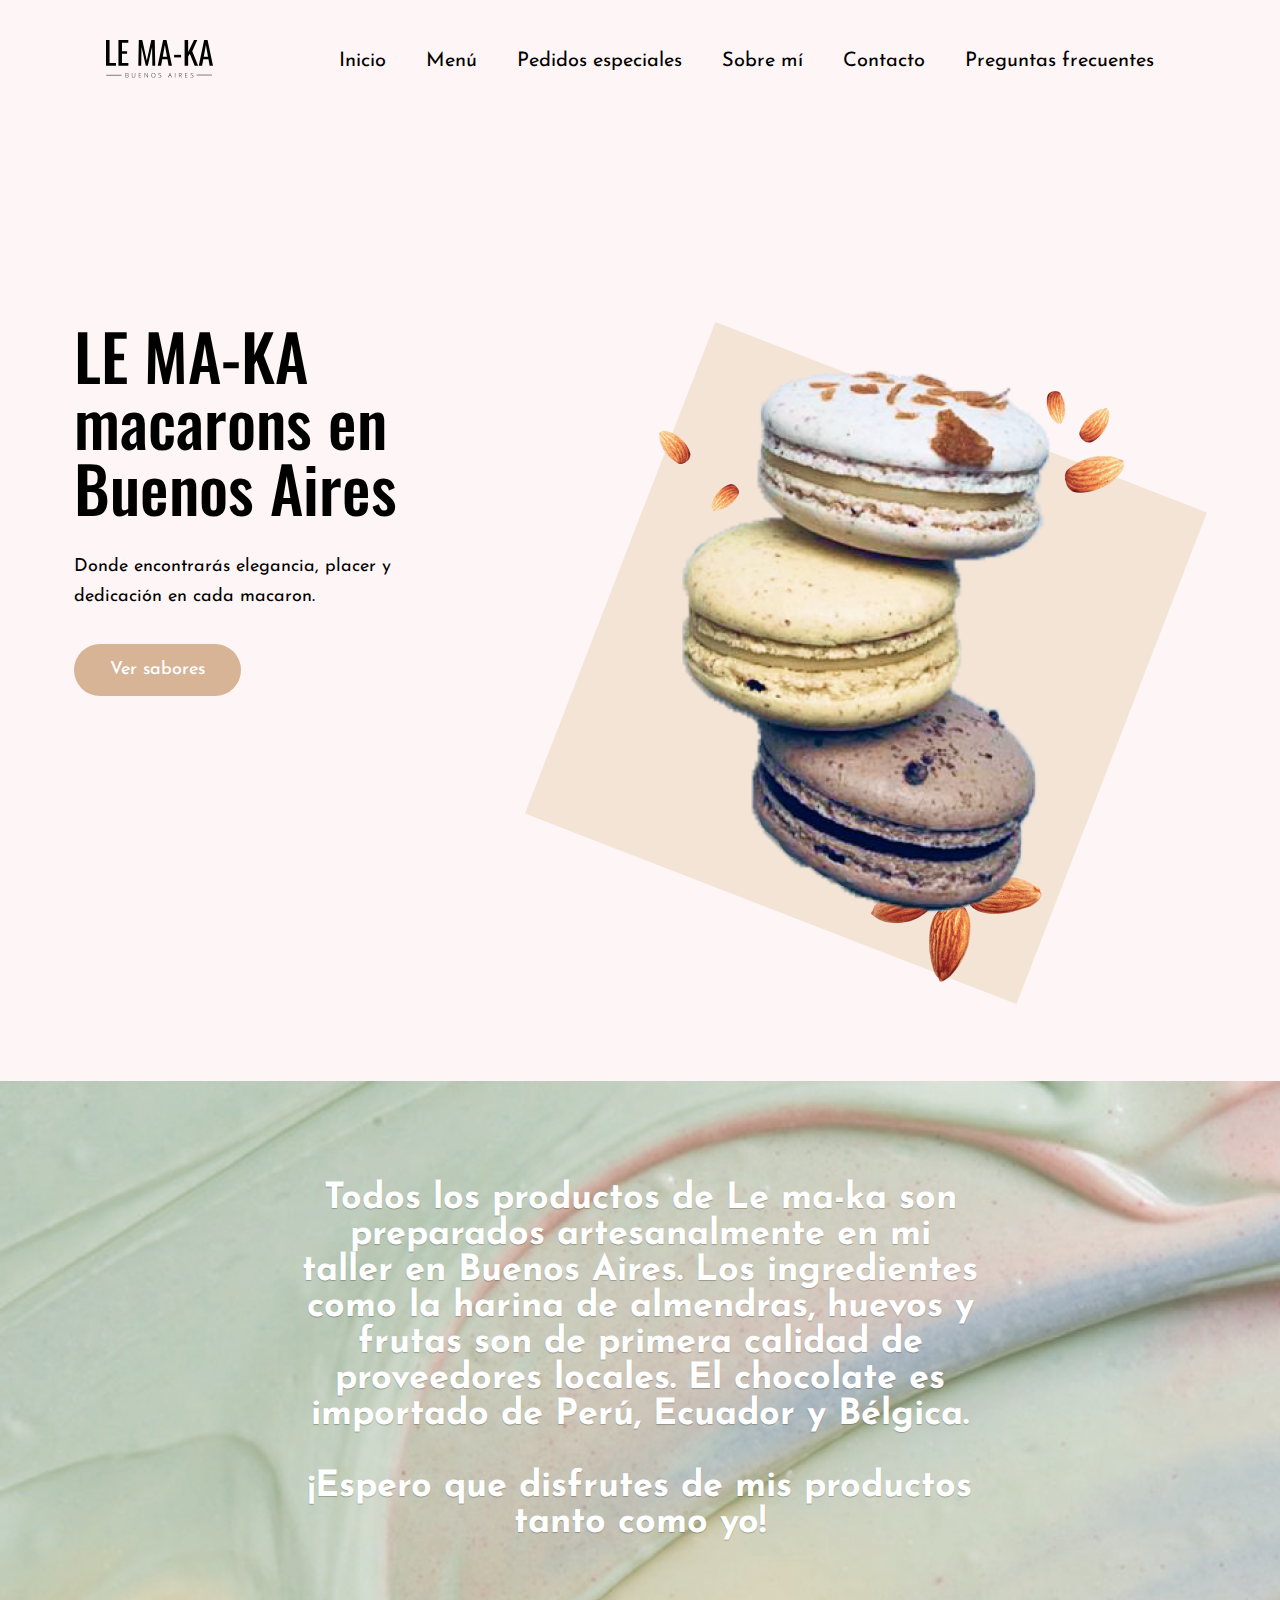
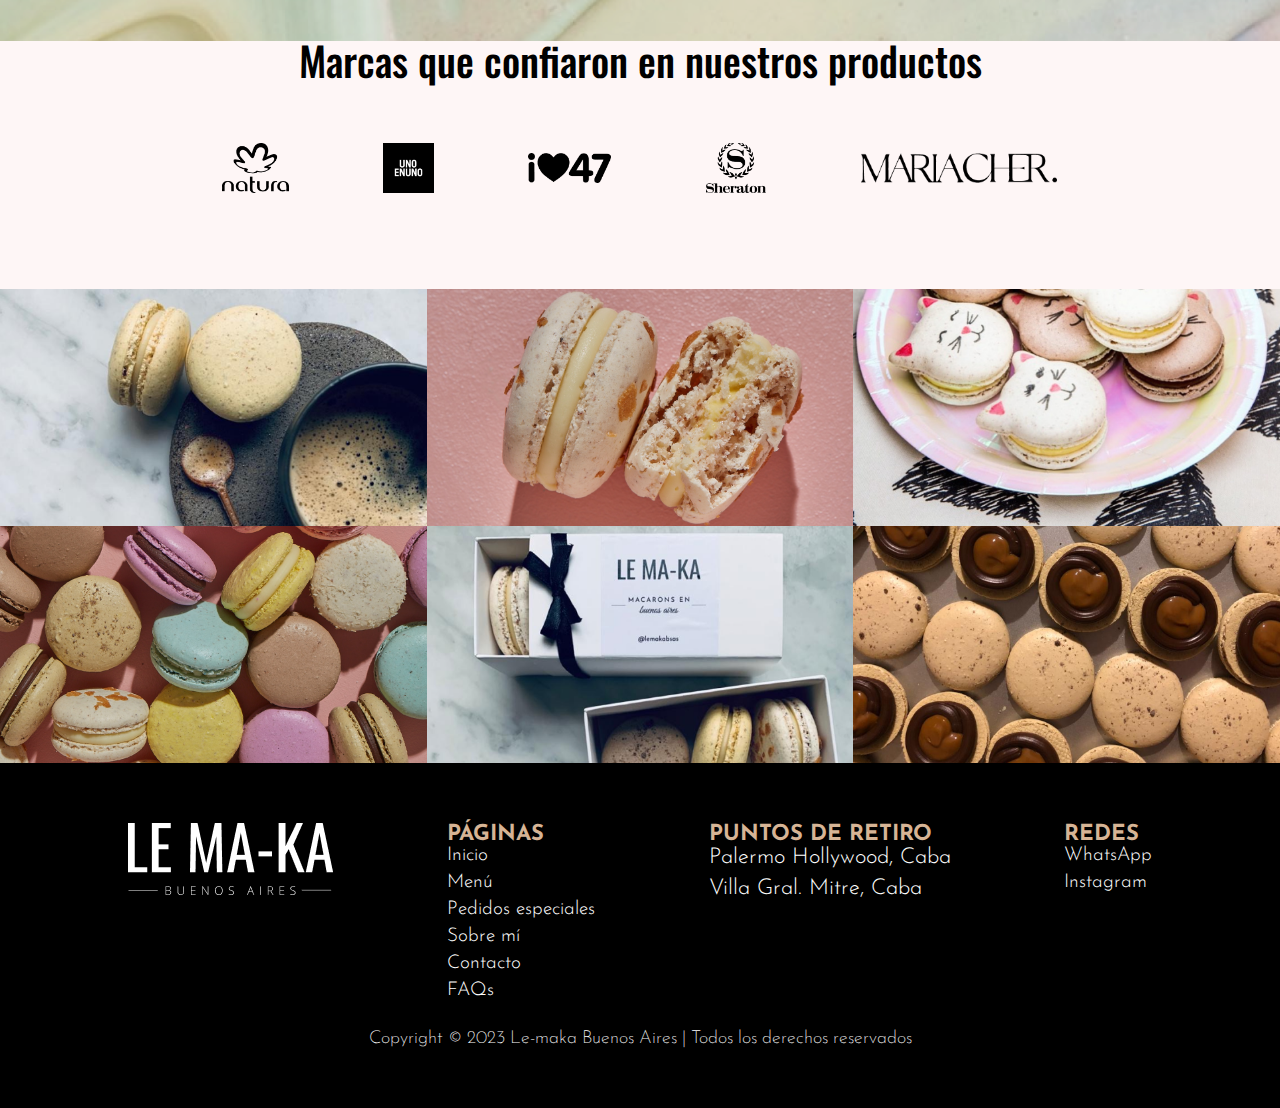
<file: index.html>
<!DOCTYPE html>
<html lang="en">

<head>
  <meta charset="UTF-8">
  <meta name="viewport" content="width=device-width, initial-scale=1.0">
  <meta name="keywords" content="Macarons, macarrons, macarones, macarrones, pastelería, patisserie, caja de macarons">
  <meta name="description" content="En Le Ma-ka preparamos macarons con ingredientes de excelente calidad">
  <link href="https://cdn.jsdelivr.net/npm/bootstrap@5.3.1/dist/css/bootstrap.min.css" rel="stylesheet"
    integrity="sha384-4bw+/aepP/YC94hEpVNVgiZdgIC5+VKNBQNGCHeKRQN+PtmoHDEXuppvnDJzQIu9" crossorigin="anonymous">
  <link rel="stylesheet" href="./css/style.css">
  <link rel="shortcut icon" href="https://cdn-icons-png.flaticon.com/512/7390/7390269.png" type="image/x-icon">
  <title>LE MA-KA Buenos Aires | Inicio</title>
</head>

<!-- Atributo target - valor blank para que el enlace se abra en una pestaña nueva -->

<body id="body-index">
  <!-- Encabezado -->
  <header>
    <div class="header">
      <a href="./index.html">
        <!-- Logo -->
        <img class="logo-header" src="./resources/img/logo-header.svg" alt="Logo Le Ma-ka">
      </a>
      <!-- Navegación -->
      <nav class="nav">
        <!-- Lista ul: Unordered list | ol: Ordered list -->
        <!-- Lista no ordenada -->
        <!-- (li>a)*5 -->
        <ul>
          <!-- Anchor | Para colocar enlaces -->
          <!-- href: hipervínculo de referencia -->
          <!-- Enlace relativo: Te mantiene dentro del sitio | Enlace absoluto: me saca del sitio -->
          <li><a href="./index.html">Inicio</a></li>
          <li><a href="./sections/menu.html">Menú</a></li>
          <li><a href="./sections/pedidos-especiales.html">Pedidos especiales</a></li>
          <li><a href="./sections/sobre-mi.html">Sobre mí</a></li>
          <li><a href="./sections/contacto.html">Contacto</a></li>
          <li><a href="./sections/faqs.html">Preguntas frecuentes</a></li>
        </ul>
      </nav>
    </div>
  </header>

  <!-- Navbar Bootstrap -->
  <nav class="navbar navbar-expand-lg sticky-top bg-body-tertiary">
    <div class="container-fluid">
      <div class="container">
        <a class="navbar-brand" href="./index.html">
          <img src="./resources/img/logo-header.svg" alt="Bootstrap" width="30" height="24">
        </a>
      </div>
      <button class="navbar-toggler" type="button" data-bs-toggle="collapse" data-bs-target="#navbarSupportedContent"
        aria-controls="navbarSupportedContent" aria-expanded="false" aria-label="Toggle navigation">
        <span class="navbar-toggler-icon"></span>
      </button>
      <div class="collapse navbar-collapse" id="navbarSupportedContent">
        <ul class="navbar-nav me-auto mb-2 mb-lg-0">
          <li class="nav-item">
            <a class="nav-link active" aria-current="page" href="./index.html">Inicio</a>
          </li>
          <li class="nav-item">
            <a class="nav-link" href="./sections/menu.html">Menú</a>
          </li>
          <li class="nav-item">
            <a class="nav-link" href="./sections/pedidos-especiales.html">Pedidos especiales</a>
          </li>
          <li class="nav-item">
            <a class="nav-link" href="./sections/sobre-mi.html">Sobre mí</a>
          </li>
          <li class="nav-item">
            <a class="nav-link" href="./sections/contacto.html">Contacto</a>
          </li>
          <li class="nav-item">
            <a class="nav-link" href="./sections/faqs.html">Preguntas frecuentes</a>
          </li>
      </div>
    </div>
  </nav>

  <!-- Contenido principal -->
  <main id="main-index">
    <!-- Hero -->
    <section class="hero slide-top">
      <div class="text-container">
        <h1 class="hero-title">LE MA-KA macarons en Buenos Aires</h1>
        <p class="hero-text">Donde encontrarás elegancia, placer y dedicación en cada macaron.
        </p>
        <button class="hero-button">Ver sabores</button>
      </div>
      <!-- Multimedia -->
      <img class="hero-img" src="./resources/img/hero-img.png" alt="Torre de 3 macarons y almendras">
    </section>

    <!-- Fondo con textura -->
    <section class="textura slide-top">
      <h2 class="textura-text">
        Todos los productos de Le ma-ka son preparados artesanalmente en mi taller en Buenos Aires.
        Los ingredientes como la harina de almendras, huevos y frutas son de primera calidad de proveedores
        locales. El chocolate es importado de Perú, Ecuador y Bélgica.
        <br>
        <br>
        ¡Espero que disfrutes de mis productos tanto como yo!
      </h2>
    </section>

    <!-- Marcas que confiaron -->
    <section class="marcas">
      <h3 class="marcas__titulo">Marcas que confiaron en nuestros productos</h3>
      <div class="marcas__img">
        <img src="./resources/img/marcas-que-confiaron/natura (1).png" alt="logo natura">
        <img src="./resources/img/marcas-que-confiaron/image 2.png" alt="logo uno en uno">
        <img class="smaller" src="./resources/img/marcas-que-confiaron/47-street (1).png" alt="logo 47 street">
        <img src="./resources/img/marcas-que-confiaron/sheraton (1).png" alt="logo sheraton">
        <img class="smaller" src="./resources/img/marcas-que-confiaron/cher.png" alt="logo cher.beuty">
      </div>
    </section>

    <!-- Imágenes de Nuestras creaciones -->
      <div class="creaciones__img">
        <img src="./resources/img/creaciones-1.png" alt="Café con macarons">
        <img src="./resources/img/creaciones-2.png" alt="2 macarons en fondo rosa">
        <img src="./resources/img/creaciones-3.png" alt="Macarons de gatitos">
        <img src="./resources/img/creaciones-4.png" alt="Muchos macarons en fondo rosa">
        <img src="./resources/img/creaciones-5.png" alt="Caja de macarons de LE MA-KA">
        <img src="./resources/img/creaciones-6.png" alt="Relleno de macarons">
      </div>
    </section>
  </main>

  <!-- Pie de página -->
  <footer class="footer">
    <div class="footer-col">
      <img src="./resources/img/logo-footer.png" alt="Logo Le Ma-ka">
    </div>

    <div class="footer-col">
      <h4>PÁGINAS</h4>
      <ul>
        <li><a href="./index.html">Inicio</a></li>
        <li><a href="./sections/menu.html">Menú</a></li>
        <li><a href="./sections/pedidos-especiales.html">Pedidos especiales</a></li>
        <li><a href="./sections/sobre-mi.html">Sobre mí</a></li>
        <li><a href="./sections/contacto.html">Contacto</a></li>
        <li><a href="./sections/faqs.html">FAQs</a></li>
      </ul>
    </div>

    <div class="footer-col">
      <h4>PUNTOS DE RETIRO</h4>
      <ul>
        <li>Palermo Hollywood, Caba</li>
        <li>Villa Gral. Mitre, Caba</li>
      </ul>
    </div>

    <div class="footer-col">
      <h4>REDES</h4>
      <ul>
        <li><a
            href="https://l.instagram.com/?u=https%3A%2F%2Fwa.me%2F5491125678513&e=AT3nJJq7oop2o7oEMc1sSmIMJ976OdHqtdTlT35abrT8IbM3Y9qm6VtC345TZdV2hRpzYC2mFGpnayiLx1xc0ZO9sVm6iYAK2QvK8W39kJhYaEcs"
            target="_blank">WhatsApp</a></li>
        <li><a href="https://www.instagram.com/lemakabsas/" target="_blank">Instagram</a></li>
      </ul>
    </div>

    <div class="copyright">
      <p>Copyright © 2023 Le-maka Buenos Aires | Todos los derechos reservados</p>
    </div>
  </footer>

  <script src="https://cdn.jsdelivr.net/npm/bootstrap@5.3.1/dist/js/bootstrap.bundle.min.js"
    integrity="sha384-HwwvtgBNo3bZJJLYd8oVXjrBZt8cqVSpeBNS5n7C8IVInixGAoxmnlMuBnhbgrkm"
    crossorigin="anonymous"></script>
</body>

</html>
</file>
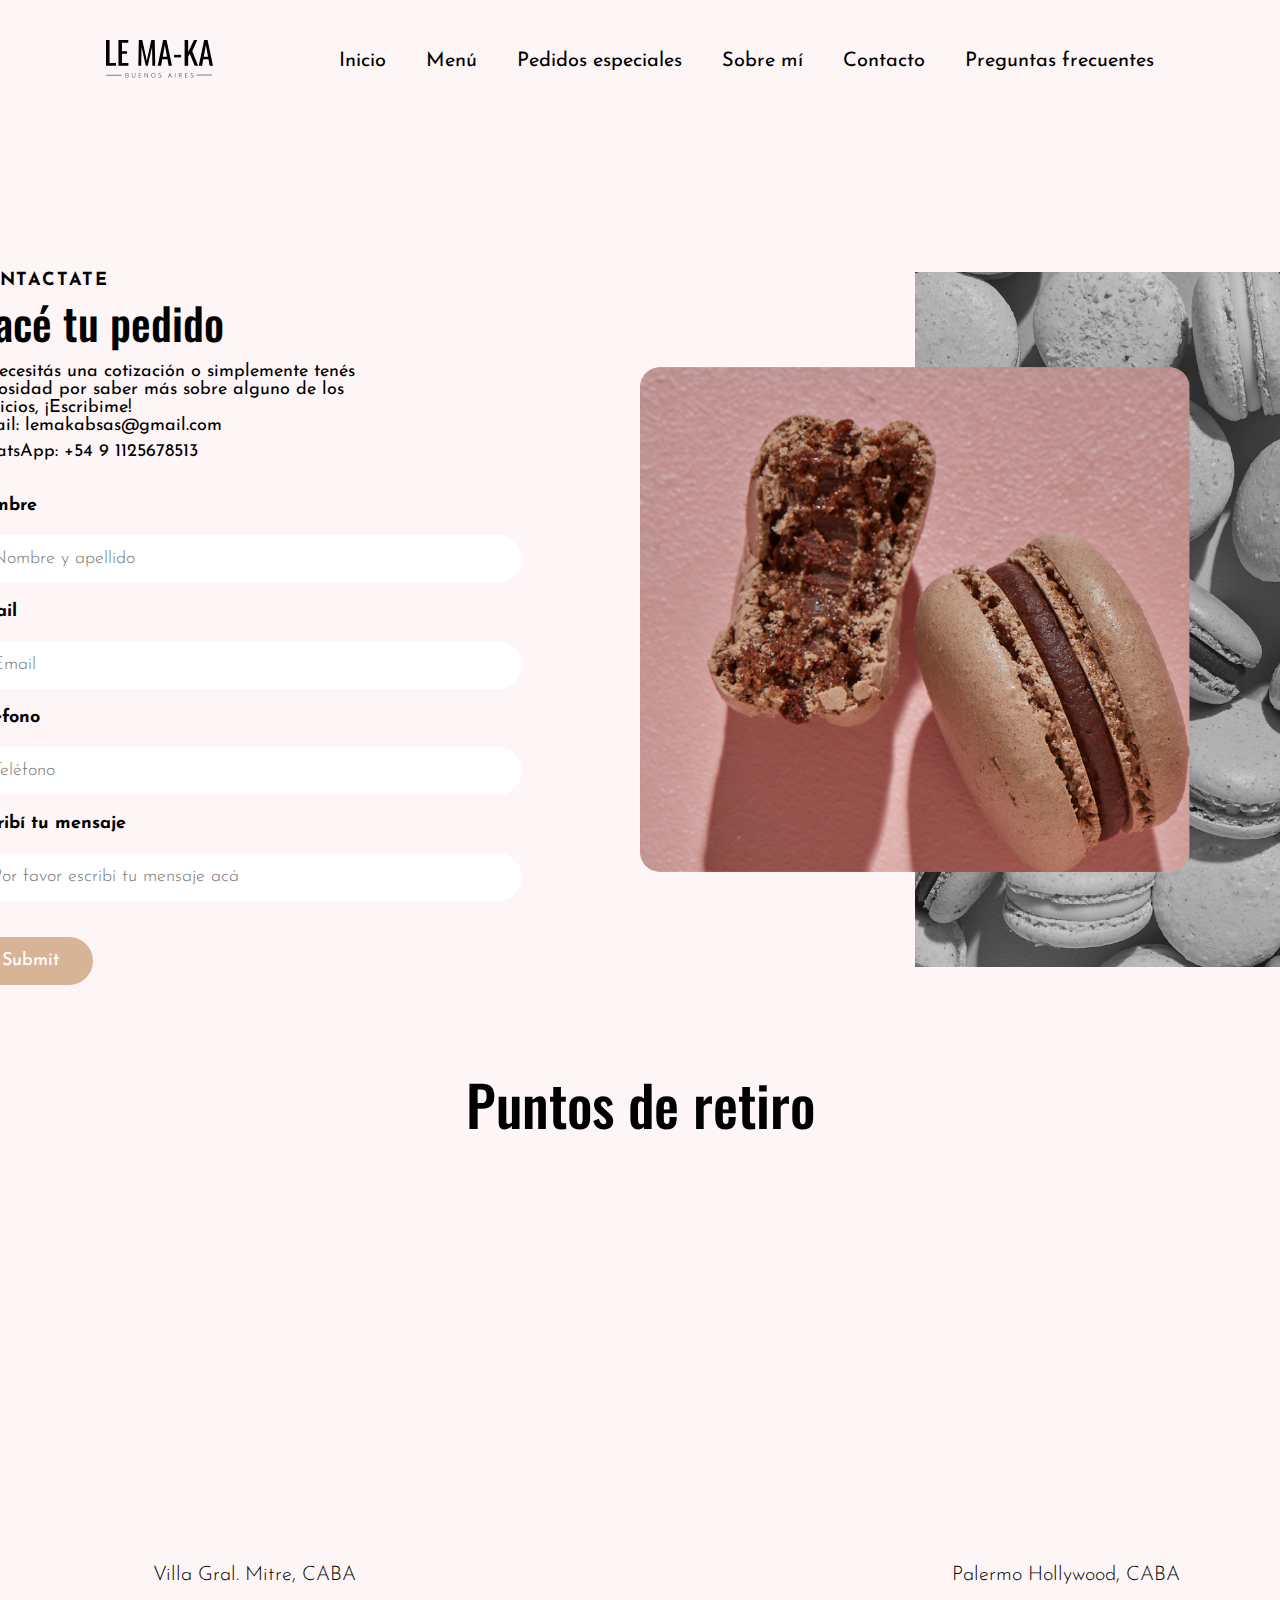
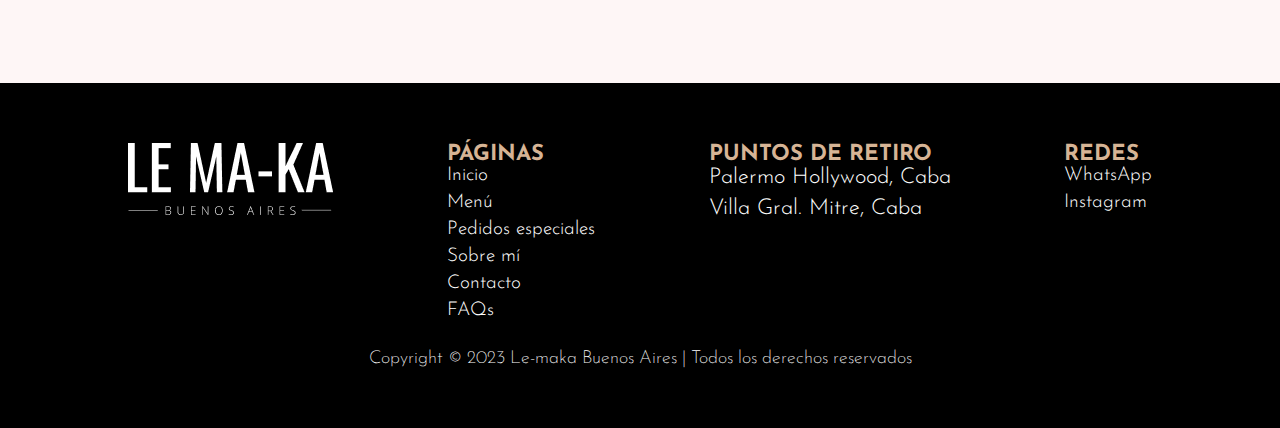
<file: sections/contacto.html>
<!DOCTYPE html>
<html lang="en">

<head>
    <meta charset="UTF-8">
    <meta name="viewport" content="width=device-width, initial-scale=1.0">
    <meta name="keywords" content="Macarons en Buenos Aires, macarons Argentina, macarons en Palermo, macarons en Villa Mitre, Macarons en Paternal, macarons en Caba">
    <meta name="description" content="En Le Ma-ka preparamos macarons para retirar por Palermo o Villa Mitre en Caba">
    <link href="https://cdn.jsdelivr.net/npm/bootstrap@5.3.1/dist/css/bootstrap.min.css" rel="stylesheet"
        integrity="sha384-4bw+/aepP/YC94hEpVNVgiZdgIC5+VKNBQNGCHeKRQN+PtmoHDEXuppvnDJzQIu9" crossorigin="anonymous">
    <link rel="stylesheet" href="../css/style.css">
    <link rel="stylesheet" href="../css/style.css">
    <link rel="shortcut icon" href="https://cdn-icons-png.flaticon.com/512/7390/7390269.png" type="image/x-icon">
    <title>LE MA-KA Buenos Aires | Contacto</title>
</head>

<body id="body-contacto">
    <!-- Encabezado -->
    <header class="header">
        <a href="../index.html">
            <!-- Logo -->
            <img class="logo-header" src="../resources/img/logo-header.svg" alt="Logo Le Ma-ka">
        </a>
        <!-- Navegación -->
        <nav class="nav">
            <!-- Lista ul: Unordered list | ol: Ordered list -->
            <!-- Lista no ordenada -->
            <!-- (li>a)*5 -->
            <ul>
                <!-- Anchor | Para colocar enlaces -->
                <!-- href: hipervínculo de referencia -->
                <!-- Enlace relativo: Te mantiene dentro del sitio | Enlace absoluto: me saca del sitio -->
                <li><a href="../index.html">Inicio</a></li>
                <li><a href="./menu.html">Menú</a></li>
                <li><a href="./pedidos-especiales.html">Pedidos especiales</a></li>
                <li><a href="./sobre-mi.html">Sobre mí</a></li>
                <li><a href="./contacto.html">Contacto</a></li>
                <li><a href="./faqs.html">Preguntas frecuentes</a></li>
            </ul>
        </nav>
    </header>

    <!-- Navbar Bootstrap -->
    <nav class="navbar navbar-expand-lg sticky-top bg-body-tertiary">
        <div class="container-fluid">
            <div class="container">
                <a class="navbar-brand" href="../index.html">
                  <img src="../resources/img/logo-header.svg" alt="Bootstrap" width="30" height="24">
                </a>
              </div>
          <button class="navbar-toggler" type="button" data-bs-toggle="collapse" data-bs-target="#navbarSupportedContent" aria-controls="navbarSupportedContent" aria-expanded="false" aria-label="Toggle navigation">
            <span class="navbar-toggler-icon"></span>
          </button>
          <div class="collapse navbar-collapse" id="navbarSupportedContent">
            <ul class="navbar-nav me-auto mb-2 mb-lg-0">
              <li class="nav-item">
                <a class="nav-link active" aria-current="page" href="../index.html">Inicio</a>
              </li>
              <li class="nav-item">
                <a class="nav-link" href="../sections/menu.html">Menú</a>
              </li>
              <li class="nav-item">
                <a class="nav-link" href="../sections/pedidos-especiales.html">Pedidos especiales</a>
              </li>
              <li class="nav-item">
                <a class="nav-link" href="../sections/sobre-mi.html">Sobre mí</a>
              </li>
              <li class="nav-item">
                <a class="nav-link" href="../sections/contacto.html">Contacto</a>
              </li>
              <li class="nav-item">
                <a class="nav-link" href="../sections/faqs.html">Preguntas frecuentes</a>
              </li>
          </div>
        </div>
      </nav>

    <!-- Contenido principal -->
    <main id="main-contacto">
        <!-- Formulario get: información no sensible | post: info sensible ej.login -->
        <section class="form slide-top">
            <div class="left">
                <div class="text">
                    <h2>CONTACTATE</h2>
                    <h1>Hacé tu pedido</h1>
                    <p>Si necesitás una cotización o simplemente tenés curiosidad por saber más sobre alguno de los
                        servicios, ¡Escribime!</p>
                    <p class="email">Email: lemakabsas@gmail.com </p>
                    <p class="whatsapp">WhatsApp: +54 9 1125678513</p>
                </div>

                <form action="?" method="get">
                    <label for="">Nombre</label>
                    <input type="text" placeholder="Nombre y apellido">
                    <label for="">Email</label>
                    <input type="text" placeholder="Email">
                    <label for="">Teléfono</label>
                    <input type="text" placeholder="Teléfono">
                    <label for="">Escribí tu mensaje</label>
                    <input class="large" type="text" placeholder="Por favor escribí tu mensaje acá">
                </form>
                <input class="enviar" type="submit">
            </div>
            <!-- Multimedia -->
            <img class="img" src="../resources/img/contacto-img.png" alt="?">
        </section>

        <section class="mapa">
            <h1>Puntos de retiro</h1>
            <div class="google-maps">
                <div class="punto">
                    <iframe
                        src="https://www.google.com/maps/embed?pb=!1m10!1m8!1m3!1d6567.583377188516!2d-58.4693117!3d-34.609428699999995!3m2!1i1024!2i768!4f13.1!5e0!3m2!1ses!2sar!4v1690493798063!5m2!1ses!2sar"
                        width="400" height="300" style="border:0;" allowfullscreen="" loading="lazy"
                        referrerpolicy="no-referrer-when-downgrade"></iframe>
                    <p>Villa Gral. Mitre, CABA</p>
                </div>
                <div class="punto">
                    <iframe
                        src="https://www.google.com/maps/embed?pb=!1m14!1m12!1m3!1d3284.922748651938!2d-58.4317153!3d-34.580821199999995!2m3!1f0!2f0!3f0!3m2!1i1024!2i768!4f13.1!5e0!3m2!1ses!2sar!4v1692741426226!5m2!1ses!2sar"
                        width="400" height="300" style="border:0;" allowfullscreen="" loading="lazy"
                        referrerpolicy="no-referrer-when-downgrade"></iframe>
                    <p>Palermo Hollywood, CABA</p>
                </div>
            </div>


        </section>
    </main>


    <!-- Pie de página -->
    <footer class="footer">
        <div class="footer-col">
            <img src="../resources/img/logo-footer.png" alt="Logo Le Ma-ka">
          </div>
      
          <div class="footer-col">
            <h4>PÁGINAS</h4>
            <ul>
              <li><a href="../index.html">Inicio</a></li>
              <li><a href="../sections/menu.html">Menú</a></li>
              <li><a href="../sections/pedidos-especiales.html">Pedidos especiales</a></li>
              <li><a href="../sections/sobre-mi.html">Sobre mí</a></li>
              <li><a href="../sections/contacto.html">Contacto</a></li>
              <li><a href="../sections/faqs.html">FAQs</a></li>
            </ul>
          </div>
      
          <div class="footer-col">
            <h4>PUNTOS DE RETIRO</h4>
            <ul>
              <li>Palermo Hollywood, Caba</li>
              <li>Villa Gral. Mitre, Caba</li>
            </ul>
          </div>
      
          <div class="footer-col">
            <h4>REDES</h4>
            <ul>
              <li><a
                  href="https://l.instagram.com/?u=https%3A%2F%2Fwa.me%2F5491125678513&e=AT3nJJq7oop2o7oEMc1sSmIMJ976OdHqtdTlT35abrT8IbM3Y9qm6VtC345TZdV2hRpzYC2mFGpnayiLx1xc0ZO9sVm6iYAK2QvK8W39kJhYaEcs"
                  target="_blank">WhatsApp</a></li>
              <li><a href="https://www.instagram.com/lemakabsas/" target="_blank">Instagram</a></li>
            </ul>
          </div>
      
          <div class="copyright">
            <p>Copyright © 2023 Le-maka Buenos Aires | Todos los derechos reservados</p>
          </div>
    </footer>
    <script src="https://cdn.jsdelivr.net/npm/bootstrap@5.3.1/dist/js/bootstrap.bundle.min.js"
    integrity="sha384-HwwvtgBNo3bZJJLYd8oVXjrBZt8cqVSpeBNS5n7C8IVInixGAoxmnlMuBnhbgrkm"
    crossorigin="anonymous"></script>
</body>

</html>
</file>
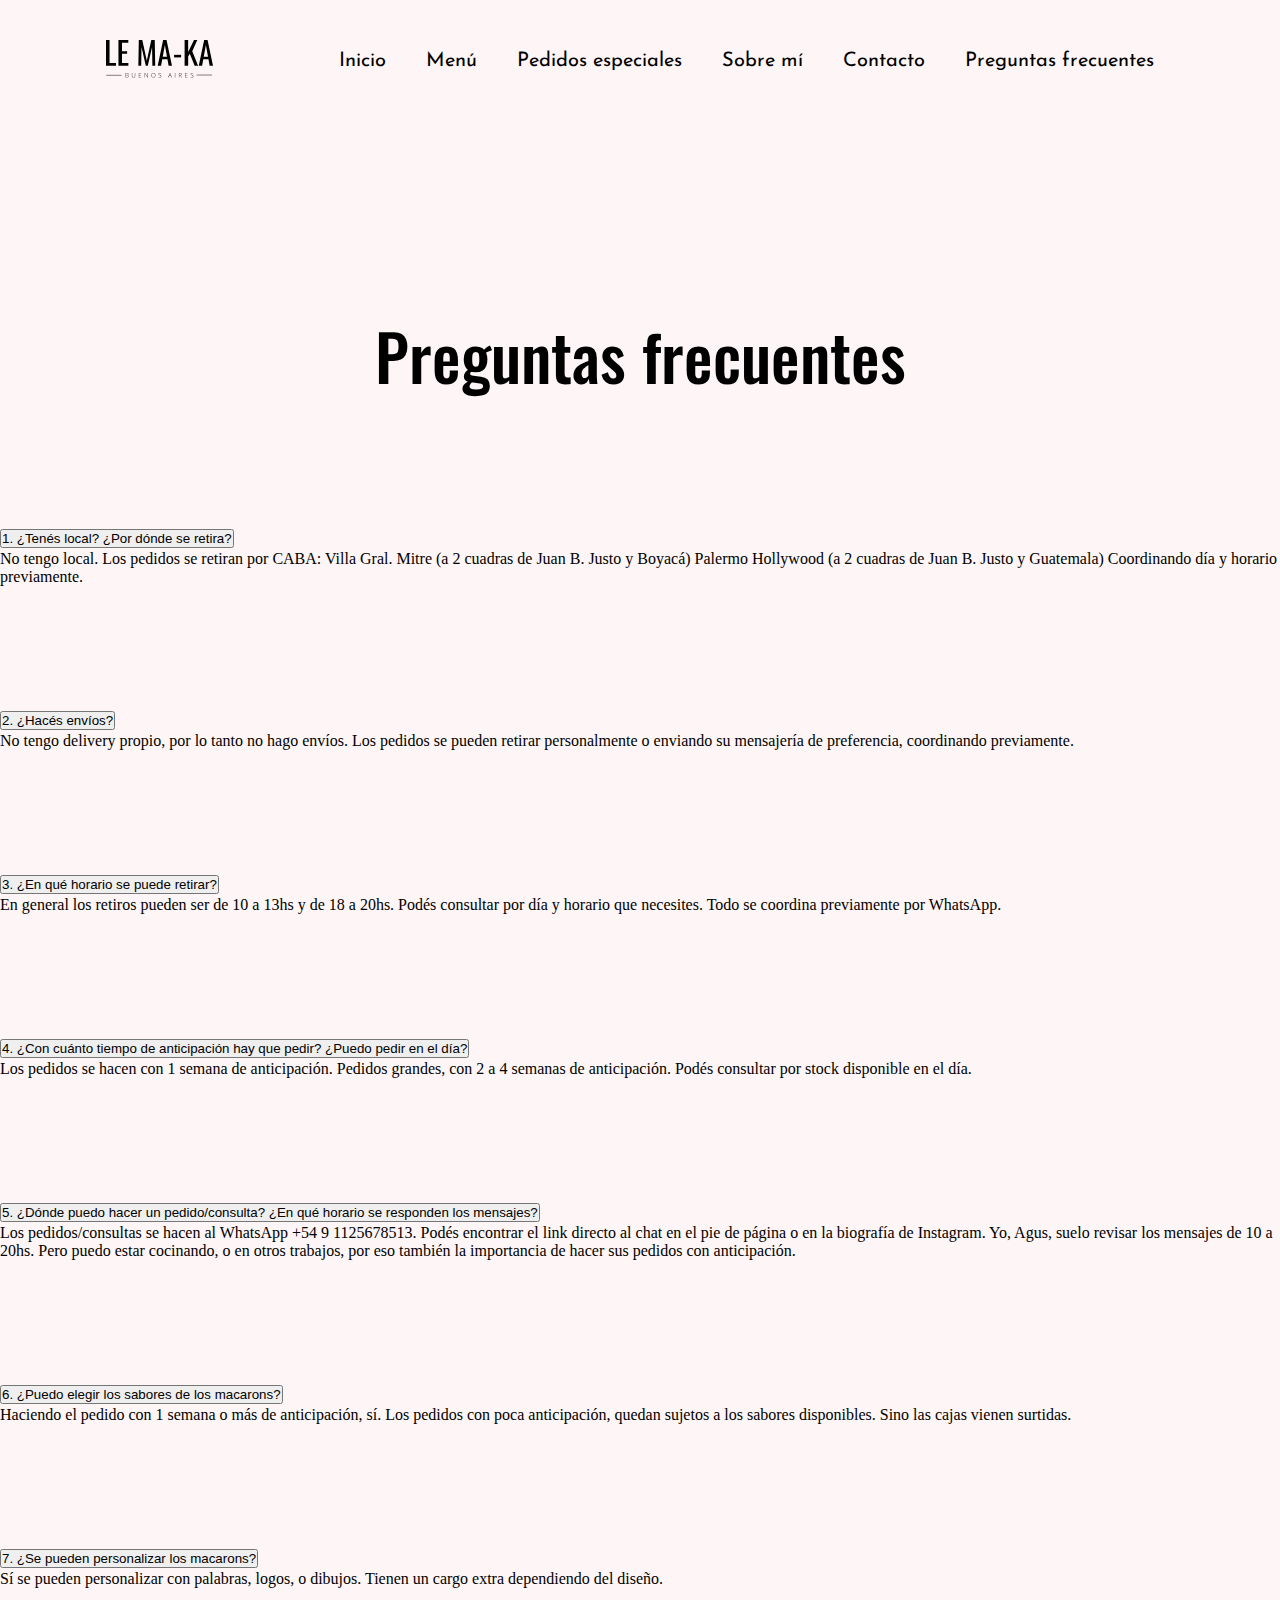
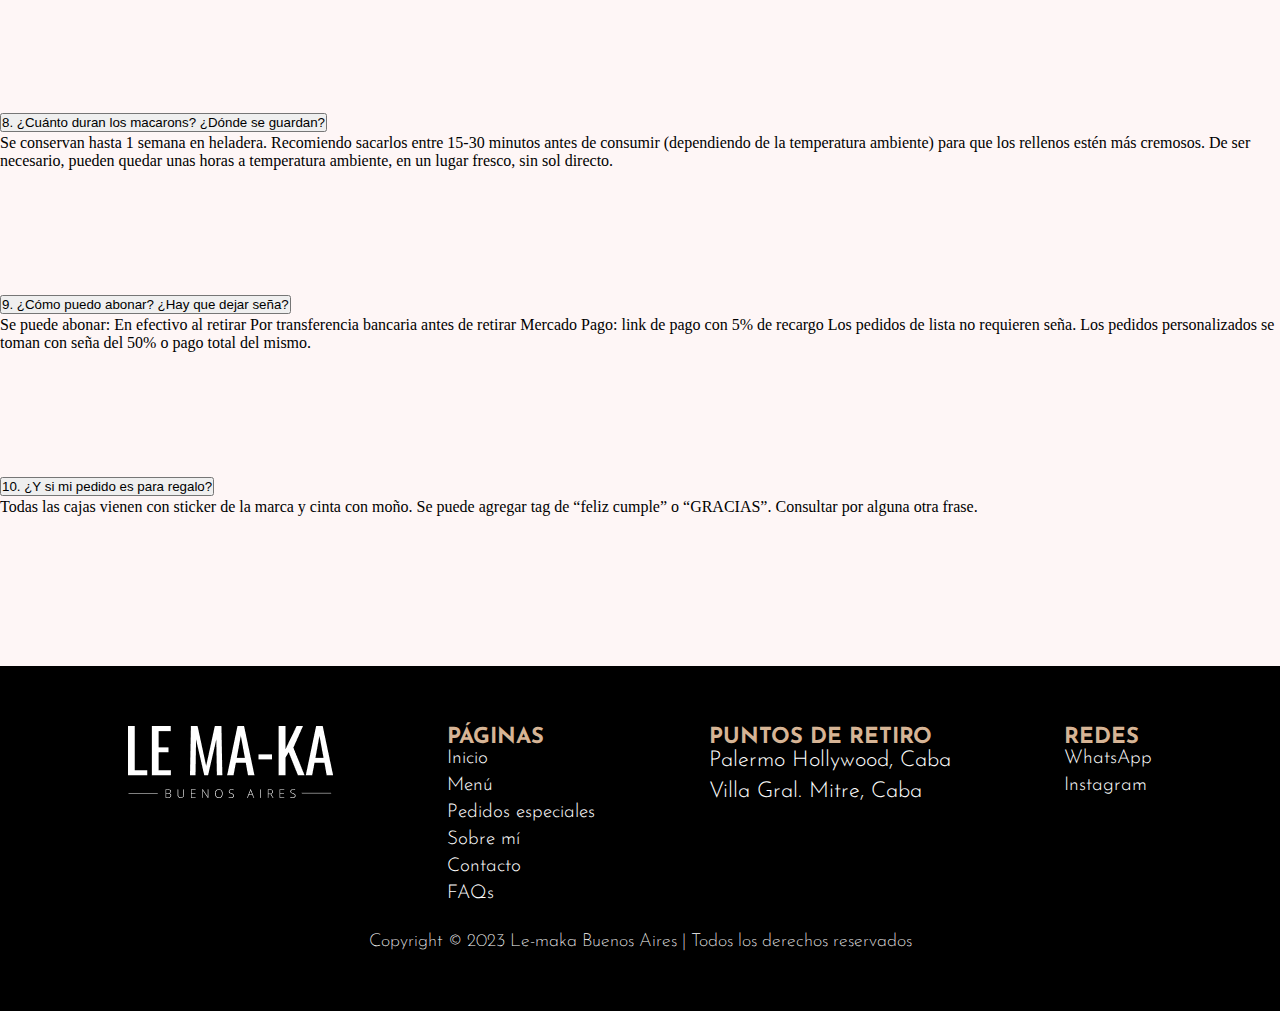
<file: sections/faqs.html>
<!DOCTYPE html>
<html lang="en">

<head>
    <meta charset="UTF-8">
    <meta name="viewport" content="width=device-width, initial-scale=1.0">
    <meta name="keywords" content="Macarons, macarrons, macarones, macarrones, pastelería, patisserie, caja de macarons, pedidos personalizados, macarons por encargo">
    <meta name="description" content="En Le Ma-ka preparamos macarons a pedido para consumo personal, para regalar, o eventos">
    <link href="https://cdn.jsdelivr.net/npm/bootstrap@5.3.1/dist/css/bootstrap.min.css" rel="stylesheet"
        integrity="sha384-4bw+/aepP/YC94hEpVNVgiZdgIC5+VKNBQNGCHeKRQN+PtmoHDEXuppvnDJzQIu9" crossorigin="anonymous">
    <link rel="stylesheet" href="../css/style.css">
    <link rel="shortcut icon" href="https://cdn-icons-png.flaticon.com/512/7390/7390269.png" type="image/x-icon">
    <title>LE MA-KA Buenos Aires | FAQs</title>
</head>

<body id="body-faqs">
    <!-- Encabezado -->
    <header class="header">
        <a href="../index.html">
            <!-- Logo -->
            <img class="logo-header" src="../resources/img/logo-header.svg" alt="Logo Le Ma-ka">
        </a>
        <!-- Navegación -->
        <nav class="nav">
            <!-- Lista ul: Unordered list | ol: Ordered list -->
            <!-- Lista no ordenada -->
            <!-- (li>a)*5 -->
            <ul>
                <!-- Anchor | Para colocar enlaces -->
                <!-- href: hipervínculo de referencia -->
                <!-- Enlace relativo: Te mantiene dentro del sitio | Enlace absoluto: me saca del sitio -->
                <li><a href="../index.html">Inicio</a></li>
                <li><a href="./menu.html">Menú</a></li>
                <li><a href="./pedidos-especiales.html">Pedidos especiales</a></li>
                <li><a href="./sobre-mi.html">Sobre mí</a></li>
                <li><a href="./contacto.html">Contacto</a></li>
                <li><a href="./faqs.html">Preguntas frecuentes</a></li>
            </ul>
        </nav>
    </header>

     <!-- Navbar Bootstrap -->
     <nav class="navbar navbar-expand-lg sticky-top bg-body-tertiary">
        <div class="container-fluid">
            <div class="container">
                <a class="navbar-brand" href="../index.html">
                  <img src="../resources/img/logo-header.svg" alt="Bootstrap" width="30" height="24">
                </a>
              </div>
          <button class="navbar-toggler" type="button" data-bs-toggle="collapse" data-bs-target="#navbarSupportedContent" aria-controls="navbarSupportedContent" aria-expanded="false" aria-label="Toggle navigation">
            <span class="navbar-toggler-icon"></span>
          </button>
          <div class="collapse navbar-collapse" id="navbarSupportedContent">
            <ul class="navbar-nav me-auto mb-2 mb-lg-0">
              <li class="nav-item">
                <a class="nav-link active" aria-current="page" href="../index.html">Inicio</a>
              </li>
              <li class="nav-item">
                <a class="nav-link" href="../sections/menu.html">Menú</a>
              </li>
              <li class="nav-item">
                <a class="nav-link" href="../sections/pedidos-especiales.html">Pedido especiales</a>
              </li>
              <li class="nav-item">
                <a class="nav-link" href="../sections/sobre-mi.html">Sobre mí</a>
              </li>
              <li class="nav-item">
                <a class="nav-link" href="../sections/contacto.html">Contacto</a>
              </li>
              <li class="nav-item">
                <a class="nav-link" href="../sections/faqs.html">Preguntas frecuentes</a>
              </li>
          </div>
        </div>
      </nav>

    <!-- Contenido principal -->

    <!-- Título y subtítulo -->
    <main id="main-faqs">
        <section class="title-faqs slide-top">
            <h1>Preguntas frecuentes</h1>
        </section>
        <!-- Accordion -->
        <!-- Pregunta 1 -->
        <div class="accordion accordion-flush container" id="accordionFlushExample">
            <div class="accordion-item">
                <h2 class="accordion-header">
                    <button class="accordion-button collapsed" type="button" data-bs-toggle="collapse"
                        data-bs-target="#flush-collapseOne" aria-expanded="false" aria-controls="flush-collapseOne">
                        1. ¿Tenés local? ¿Por dónde se retira?
                    </button>
                </h2>
                <div id="flush-collapseOne" class="accordion-collapse collapse " data-bs-parent="#accordionFlushExample">
                    <div class="accordion-body">No tengo local. Los pedidos se retiran por CABA:
                        Villa Gral. Mitre (a 2 cuadras de Juan B. Justo y Boyacá)
                        Palermo Hollywood (a 2 cuadras de Juan B. Justo y Guatemala)
                        Coordinando día y horario previamente.</div>
                </div>
                <!-- Pregunta 2 -->
            </div>
            <div class="accordion-item">
                <h2 class="accordion-header">
                    <button class="accordion-button collapsed" type="button" data-bs-toggle="collapse"
                        data-bs-target="#flush-collapseTwo" aria-expanded="false" aria-controls="flush-collapseTwo">
                        2. ¿Hacés envíos?
                    </button>
                </h2>
                <div id="flush-collapseTwo" class="accordion-collapse collapse" data-bs-parent="#accordionFlushExample">
                    <div class="accordion-body">No tengo delivery propio, por lo tanto no hago envíos.
                        Los pedidos se pueden retirar personalmente o enviando su mensajería de preferencia, coordinando
                        previamente.</div>
                </div>
            </div>
            <!-- Pregunta 3 -->
            <div class="accordion-item">
                <h2 class="accordion-header">
                    <button class="accordion-button collapsed" type="button" data-bs-toggle="collapse"
                        data-bs-target="#flush-collapseThree" aria-expanded="false" aria-controls="flush-collapseThree">
                        3. ¿En qué horario se puede retirar?
                    </button>
                </h2>
                <div id="flush-collapseThree" class="accordion-collapse collapse"
                    data-bs-parent="#accordionFlushExample">
                    <div class="accordion-body">En general los retiros pueden ser de 10 a 13hs y de 18 a 20hs.
                        Podés consultar por día y horario que necesites. Todo se coordina previamente por WhatsApp.
                    </div>
                </div>
            </div>
            <!-- Pregunta 4 -->
            <div class="accordion-item">
                <h2 class="accordion-header">
                    <button class="accordion-button collapsed" type="button" data-bs-toggle="collapse"
                        data-bs-target="#flush-collapseFour" aria-expanded="false" aria-controls="flush-collapseThree">
                        4. ¿Con cuánto tiempo de anticipación hay que pedir? ¿Puedo pedir en el día?
                    </button>
                </h2>
                <div id="flush-collapseFour" class="accordion-collapse collapse"
                    data-bs-parent="#accordionFlushExample">
                    <div class="accordion-body">Los pedidos se hacen con 1 semana de anticipación.
                        Pedidos grandes, con 2 a 4 semanas de anticipación.
                        Podés consultar por stock disponible en el día.</div>
                </div>
            </div>
            <!-- Pregunta 5 -->
            <div class="accordion-item">
                <h2 class="accordion-header">
                    <button class="accordion-button collapsed" type="button" data-bs-toggle="collapse"
                        data-bs-target="#flush-collapseFive" aria-expanded="false" aria-controls="flush-collapseThree">
                        5. ¿Dónde puedo hacer un pedido/consulta? ¿En qué horario se responden los mensajes?
                    </button>
                </h2>
                <div id="flush-collapseFive" class="accordion-collapse collapse"
                    data-bs-parent="#accordionFlushExample">
                    <div class="accordion-body">Los pedidos/consultas se hacen al WhatsApp +54 9 1125678513. Podés
                        encontrar el link directo al chat en el pie de página o en la biografía de Instagram.
                        Yo, Agus, suelo revisar los mensajes de 10 a 20hs. Pero puedo estar cocinando, o en otros
                        trabajos, por eso también la importancia de hacer sus pedidos con anticipación.</div>
                </div>
            </div>
            <!-- Pregunta 6 -->
            <div class="accordion-item">
                <h2 class="accordion-header">
                    <button class="accordion-button collapsed" type="button" data-bs-toggle="collapse"
                        data-bs-target="#flush-collapseSix" aria-expanded="false" aria-controls="flush-collapseOne">
                        6. ¿Puedo elegir los sabores de los macarons?
                    </button>
                </h2>
                <div id="flush-collapseSix" class="accordion-collapse collapse" data-bs-parent="#accordionFlushExample">
                    <div class="accordion-body">Haciendo el pedido con 1 semana o más de anticipación, sí.
                        Los pedidos con poca anticipación, quedan sujetos a los sabores disponibles. Sino las cajas
                        vienen surtidas.</div>
                </div>
            </div>
            <!-- Pregunta 7 -->
            <div class="accordion-item">
                <h2 class="accordion-header">
                    <button class="accordion-button collapsed" type="button" data-bs-toggle="collapse"
                        data-bs-target="#flush-collapseSeven" aria-expanded="false" aria-controls="flush-collapseTwo">
                        7. ¿Se pueden personalizar los macarons?
                    </button>
                </h2>
                <div id="flush-collapseSeven" class="accordion-collapse collapse" data-bs-parent="#accordionFlushExample">
                    <div class="accordion-body">Sí se pueden personalizar con palabras, logos, o dibujos. Tienen un
                        cargo extra dependiendo del diseño.</div>
                </div>
            </div>
            <!-- Pregunta 8 -->
            <div class="accordion-item">
                <h2 class="accordion-header">
                    <button class="accordion-button collapsed" type="button" data-bs-toggle="collapse"
                        data-bs-target="#flush-collapseEight" aria-expanded="false" aria-controls="flush-collapseThree">
                        8. ¿Cuánto duran los macarons? ¿Dónde se guardan?
                    </button>
                </h2>
                <div id="flush-collapseEight" class="accordion-collapse collapse"
                    data-bs-parent="#accordionFlushExample">
                    <div class="accordion-body">Se conservan hasta 1 semana en heladera.
                        Recomiendo sacarlos entre 15-30 minutos antes de consumir (dependiendo de la temperatura
                        ambiente) para que los rellenos estén más cremosos.
                        De ser necesario, pueden quedar unas horas a temperatura ambiente, en un lugar fresco, sin sol
                        directo.</div>
                </div>
            </div>
            <!-- Pregunta 9 -->
            <div class="accordion-item">
                <h2 class="accordion-header">
                    <button class="accordion-button collapsed" type="button" data-bs-toggle="collapse"
                        data-bs-target="#flush-collapseNine" aria-expanded="false" aria-controls="flush-collapseThree">
                        9. ¿Cómo puedo abonar? ¿Hay que dejar seña?
                    </button>
                </h2>
                <div id="flush-collapseNine" class="accordion-collapse collapse"
                    data-bs-parent="#accordionFlushExample">
                    <div class="accordion-body">Se puede abonar:
                        En efectivo al retirar
                        Por transferencia bancaria antes de retirar
                        Mercado Pago: link de pago con 5% de recargo

                        Los pedidos de lista no requieren seña.
                        Los pedidos personalizados se toman con seña del 50% o pago total del mismo.</div>
                </div>
            </div>
            <!-- Pregunta 10 -->
            <div class="accordion-item">
                <h2 class="accordion-header">
                    <button class="accordion-button collapsed" type="button" data-bs-toggle="collapse"
                        data-bs-target="#flush-collapseTen" aria-expanded="false" aria-controls="flush-collapseThree">
                        10. ¿Y si mi pedido es para regalo?
                    </button>
                </h2>
                <div id="flush-collapseTen" class="accordion-collapse collapse"
                    data-bs-parent="#accordionFlushExample">
                    <div class="accordion-body">Todas las cajas vienen con sticker de la marca y cinta con moño.
                        Se puede agregar tag de “feliz cumple” o “GRACIAS”. Consultar por alguna otra frase.</div>
                </div>
            </div>
        </div>
    </main>

    <div class="espaciado"></div>

    <!-- Pie de página -->
    <footer class="footer">
        <div class="footer-col">
            <img src="../resources/img/logo-footer.png" alt="Logo Le Ma-ka">
          </div>
      
          <div class="footer-col">
            <h4>PÁGINAS</h4>
            <ul>
              <li><a href="../index.html">Inicio</a></li>
              <li><a href="../sections/menu.html">Menú</a></li>
              <li><a href="../sections/pedidos-especiales.html">Pedidos especiales</a></li>
              <li><a href="../sections/sobre-mi.html">Sobre mí</a></li>
              <li><a href="../sections/contacto.html">Contacto</a></li>
              <li><a href="../sections/faqs.html">FAQs</a></li>
            </ul>
          </div>
      
          <div class="footer-col">
            <h4>PUNTOS DE RETIRO</h4>
            <ul>
              <li>Palermo Hollywood, Caba</li>
              <li>Villa Gral. Mitre, Caba</li>
            </ul>
          </div>
      
          <div class="footer-col">
            <h4>REDES</h4>
            <ul>
              <li><a
                  href="https://l.instagram.com/?u=https%3A%2F%2Fwa.me%2F5491125678513&e=AT3nJJq7oop2o7oEMc1sSmIMJ976OdHqtdTlT35abrT8IbM3Y9qm6VtC345TZdV2hRpzYC2mFGpnayiLx1xc0ZO9sVm6iYAK2QvK8W39kJhYaEcs"
                  target="_blank">WhatsApp</a></li>
              <li><a href="https://www.instagram.com/lemakabsas/" target="_blank">Instagram</a></li>
            </ul>
          </div>
      
          <div class="copyright">
            <p>Copyright © 2023 Le-maka Buenos Aires | Todos los derechos reservados</p>
          </div>
    </footer>
    <script src="https://cdn.jsdelivr.net/npm/bootstrap@5.3.1/dist/js/bootstrap.bundle.min.js"
        integrity="sha384-HwwvtgBNo3bZJJLYd8oVXjrBZt8cqVSpeBNS5n7C8IVInixGAoxmnlMuBnhbgrkm"
        crossorigin="anonymous"></script>
</body>

</html>
</file>
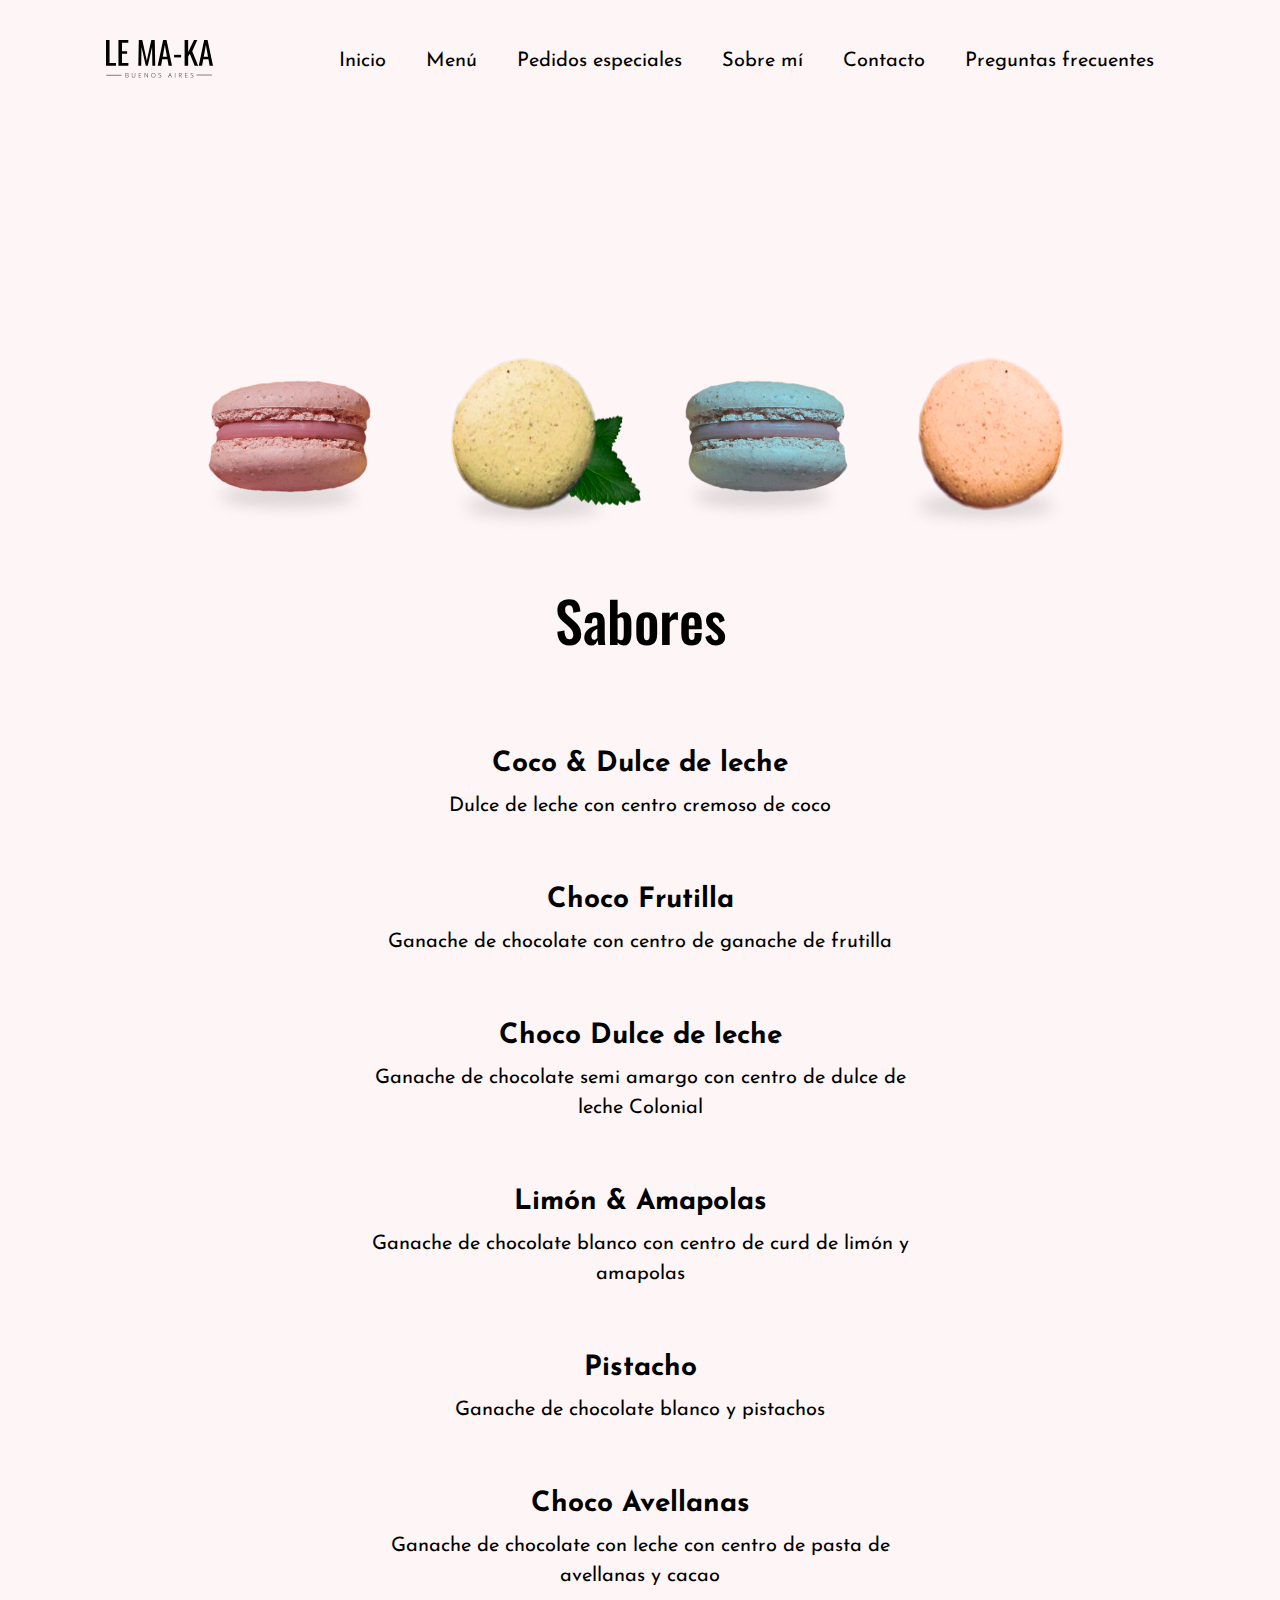
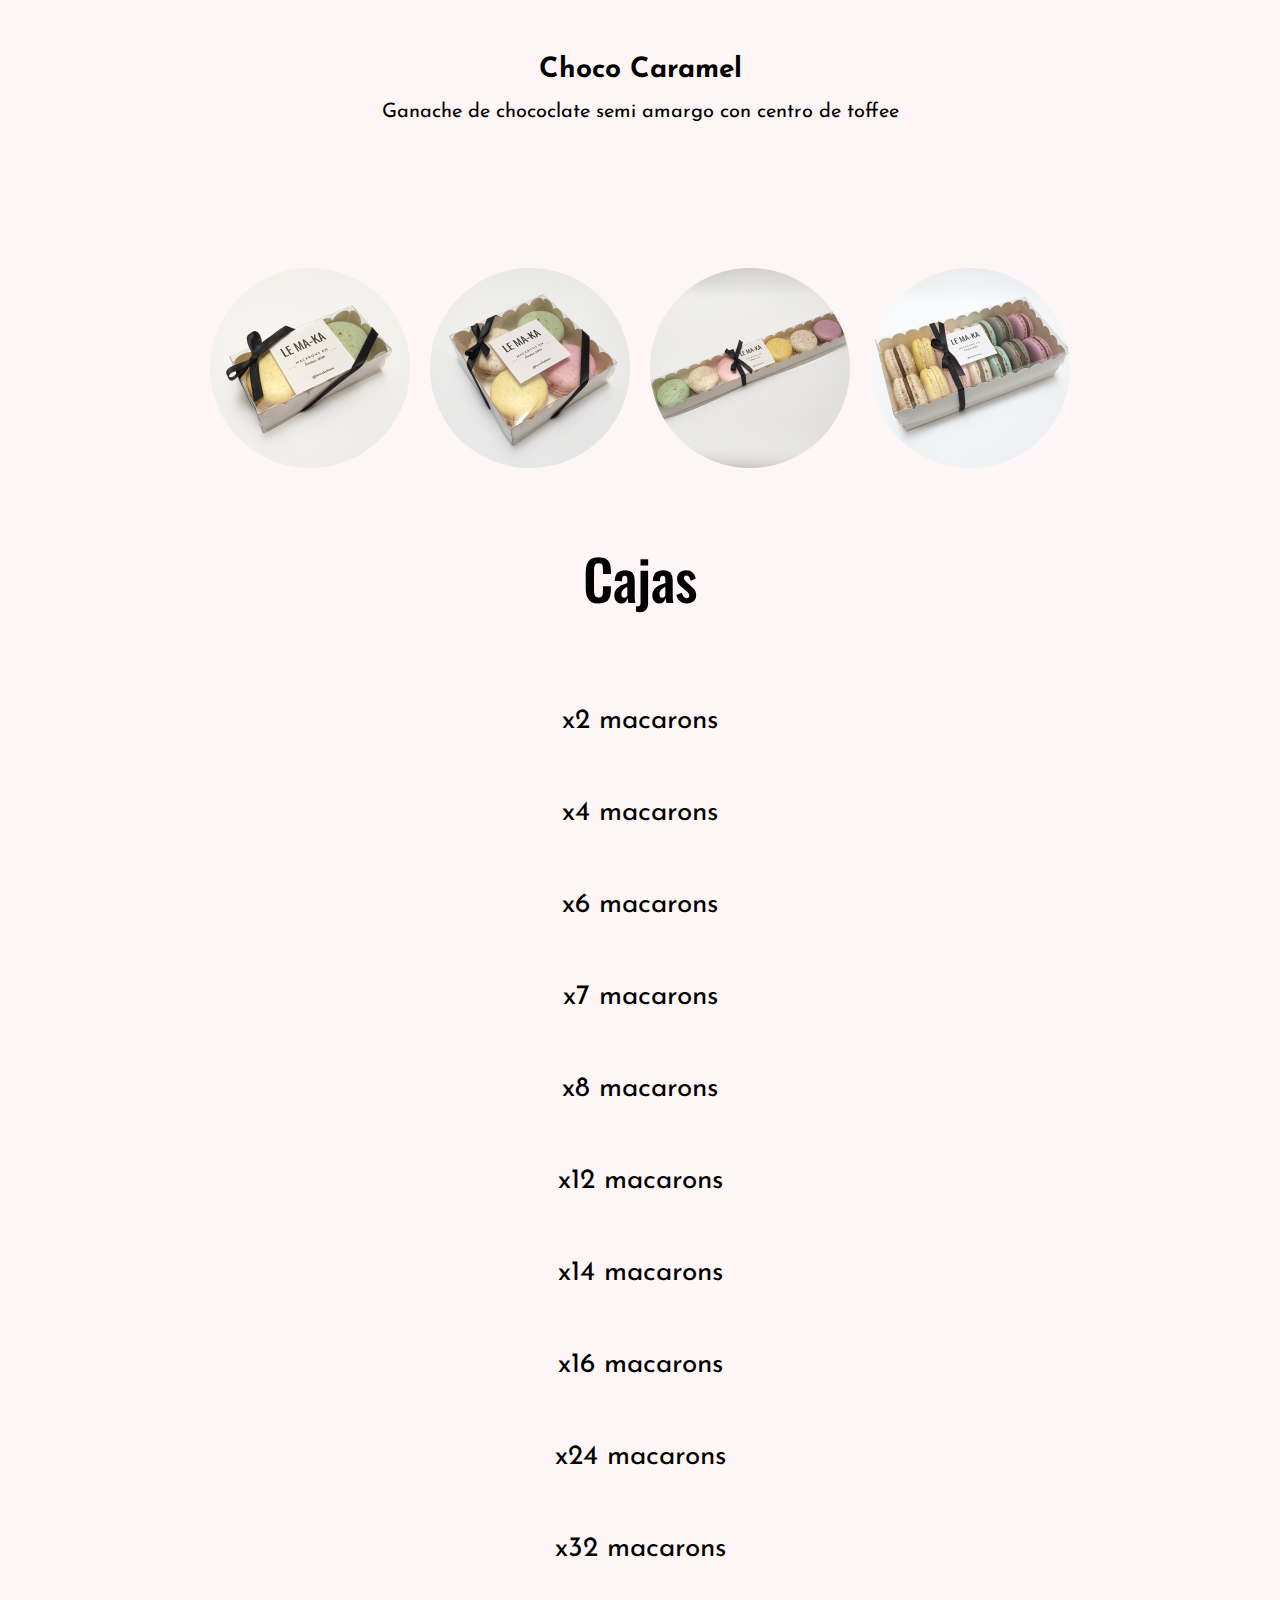
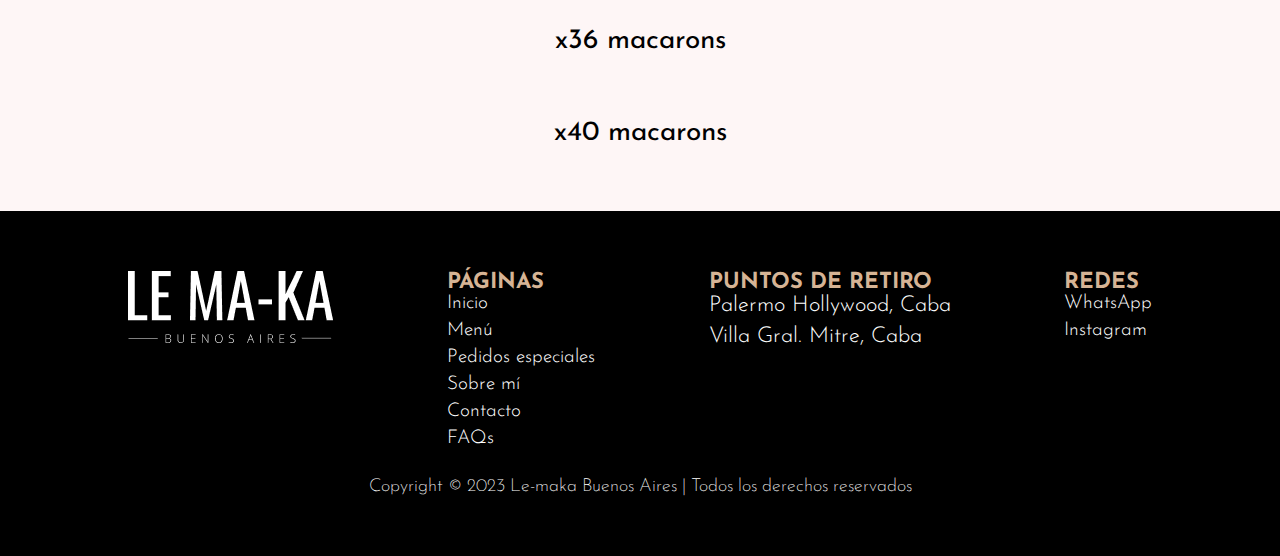
<file: sections/menu.html>
<!DOCTYPE html>
<html lang="en">

<head>
    <meta charset="UTF-8">
    <meta name="viewport" content="width=device-width, initial-scale=1.0">
    <meta name="keywords" content="Macarons personalizados, macarrons, macarones, macarrones, macaron de chocolate, macaron de pistacho, caja de macarons, souvenirs">
    <meta name="description" content="Tenemos variedad de sabores de macarons como chocolate, pistacho, dulce de leche">
    <link href="https://cdn.jsdelivr.net/npm/bootstrap@5.3.1/dist/css/bootstrap.min.css" rel="stylesheet"
        integrity="sha384-4bw+/aepP/YC94hEpVNVgiZdgIC5+VKNBQNGCHeKRQN+PtmoHDEXuppvnDJzQIu9" crossorigin="anonymous">
    <link rel="stylesheet" href="../css/style.css">
    <link rel="shortcut icon" href="https://cdn-icons-png.flaticon.com/512/7390/7390269.png" type="image/x-icon">
    <title>LE MA-KA Buenos Aires | Menú</title>
</head>

<body id="body-menu">
    <!-- Encabezado -->
    <header>
        <div class="header">
            <a href="../index.html">
                <!-- Logo -->
                <img class="logo-header" src="../resources/img/logo-header.svg" alt="Logo Le Ma-ka">
            </a>
            <!-- Navegación -->
            <nav class="nav">
                <!-- Lista ul: Unordered list | ol: Ordered list -->
                <!-- Lista no ordenada -->
                <!-- (li>a)*5 -->
                <ul>
                    <!-- Anchor | Para colocar enlaces -->
                    <!-- href: hipervínculo de referencia -->
                    <!-- Enlace relativo: Te mantiene dentro del sitio | Enlace absoluto: me saca del sitio -->
                    <li><a href="../index.html">Inicio</a></li>
                    <li><a href="./menu.html">Menú</a></li>
                    <li><a href="./pedidos-especiales.html">Pedidos especiales</a></li>
                    <li><a href="./sobre-mi.html">Sobre mí</a></li>
                    <li><a href="./contacto.html">Contacto</a></li>
                    <li><a href="./faqs.html">Preguntas frecuentes</a></li>
                </ul>
            </nav>
        </div>
    </header>

     <!-- Navbar Bootstrap -->
     <nav class="navbar navbar-expand-lg sticky-top bg-body-tertiary">
        <div class="container-fluid">
            <div class="container">
                <a class="navbar-brand" href="../index.html">
                  <img src="../resources/img/logo-header.svg" alt="Bootstrap" width="30" height="24">
                </a>
              </div>
          <button class="navbar-toggler" type="button" data-bs-toggle="collapse" data-bs-target="#navbarSupportedContent" aria-controls="navbarSupportedContent" aria-expanded="false" aria-label="Toggle navigation">
            <span class="navbar-toggler-icon"></span>
          </button>
          <div class="collapse navbar-collapse" id="navbarSupportedContent">
            <ul class="navbar-nav me-auto mb-2 mb-lg-0">
              <li class="nav-item">
                <a class="nav-link active" aria-current="page" href="../index.html">Inicio</a>
              </li>
              <li class="nav-item">
                <a class="nav-link" href="../sections/menu.html">Menú</a>
              </li>
              <li class="nav-item">
                <a class="nav-link" href="../sections/pedidos-especiales.html">Pedidos especiales</a>
              </li>
              <li class="nav-item">
                <a class="nav-link" href="../sections/sobre-mi.html">Sobre mí</a>
              </li>
              <li class="nav-item">
                <a class="nav-link" href="../sections/contacto.html">Contacto</a>
              </li>
              <li class="nav-item">
                <a class="nav-link" href="../sections/faqs.html">Preguntas frecuentes</a>
              </li>
          </div>
        </div>
      </nav>

    <!-- Contenido principal -->
    <main id="main-menu">
        <!-- Menú de macarons -->
        <section class="main-menu__img-sabores slide-top">
            <img src="../resources/img/menu-1.png" alt="Macaron rosa">
            <img src="../resources/img/menu-2.png" alt="Macaron amarillo">
            <img src="../resources/img/menu-3.png" alt="Macaron celeste">
            <img src="../resources/img/menu-4.png" alt="Macaron naranja">
        </section>
        <section class="main-menu__sabores">
            <h1>Sabores</h1>
            <h2>Coco & Dulce de leche</h2>
            <p>Dulce de leche con centro cremoso de coco</p>
            <h2>Choco Frutilla</h2>
            <p>Ganache de chocolate con centro de ganache de frutilla</p>
            <h2>Choco Dulce de leche</h2>
            <p>Ganache de chocolate semi amargo con centro de dulce de leche Colonial</p>
            <h2>Limón & Amapolas</h2>
            <p>Ganache de chocolate blanco con centro de curd de limón y amapolas</p>
            <h2>Pistacho</h2>
            <p>Ganache de chocolate blanco y pistachos</p>
            <h2>Choco Avellanas</h2>
            <p>Ganache de chocolate con leche con centro de pasta de avellanas y cacao</p>
            <h2>Choco Caramel</h2>
            <p>Ganache de chococlate semi amargo con centro de toffee</p>
        </section>

        <!-- Menú de cajas -->
        <section class="main-menu__img-cajas">
            <img src="../resources/img/cajas-1.png" alt="Caja de 2 macarons">
            <img src="../resources/img/cajas-2.png" alt="Caja de 4 macarons">
            <img src="../resources/img/cajas-3.png" alt="Caja de 8 macarons">
            <img src="../resources/img/cajas-4.png" alt="Caja de 14 macarons">
        </section>
        <section class="main-menu__cajas">
            <h1>Cajas</h1>
            <p>x2 macarons</p>
            <p>x4 macarons</p>
            <p>x6 macarons</p>
            <p>x7 macarons</p>
            <p>x8 macarons</p>
            <p>x12 macarons</p>
            <p>x14 macarons</p>
            <p>x16 macarons</p>
            <p>x24 macarons</p>
            <p>x32 macarons</p>
            <p>x36 macarons</p>
            <p>x40 macarons</p>
        </section>
    </main>

    <!-- Pie de página -->
    <footer class="footer">
        <div class="footer-col">
            <img src="../resources/img/logo-footer.png" alt="Logo Le Ma-ka">
          </div>
      
          <div class="footer-col">
            <h4>PÁGINAS</h4>
            <ul>
              <li><a href="../index.html">Inicio</a></li>
              <li><a href="../sections/menu.html">Menú</a></li>
              <li><a href="../sections/pedidos-especiales.html">Pedidos especiales</a></li>
              <li><a href="../sections/sobre-mi.html">Sobre mí</a></li>
              <li><a href="../sections/contacto.html">Contacto</a></li>
              <li><a href="../sections/faqs.html">FAQs</a></li>
            </ul>
          </div>
      
          <div class="footer-col">
            <h4>PUNTOS DE RETIRO</h4>
            <ul>
              <li>Palermo Hollywood, Caba</li>
              <li>Villa Gral. Mitre, Caba</li>
            </ul>
          </div>
      
          <div class="footer-col">
            <h4>REDES</h4>
            <ul>
              <li><a
                  href="https://l.instagram.com/?u=https%3A%2F%2Fwa.me%2F5491125678513&e=AT3nJJq7oop2o7oEMc1sSmIMJ976OdHqtdTlT35abrT8IbM3Y9qm6VtC345TZdV2hRpzYC2mFGpnayiLx1xc0ZO9sVm6iYAK2QvK8W39kJhYaEcs"
                  target="_blank">WhatsApp</a></li>
              <li><a href="https://www.instagram.com/lemakabsas/" target="_blank">Instagram</a></li>
            </ul>
          </div>
      
          <div class="copyright">
            <p>Copyright © 2023 Le-maka Buenos Aires | Todos los derechos reservados</p>
          </div>
    </footer>
    <script src="https://cdn.jsdelivr.net/npm/bootstrap@5.3.1/dist/js/bootstrap.bundle.min.js"
        integrity="sha384-HwwvtgBNo3bZJJLYd8oVXjrBZt8cqVSpeBNS5n7C8IVInixGAoxmnlMuBnhbgrkm"
        crossorigin="anonymous"></script>
</body>

</html>
</file>
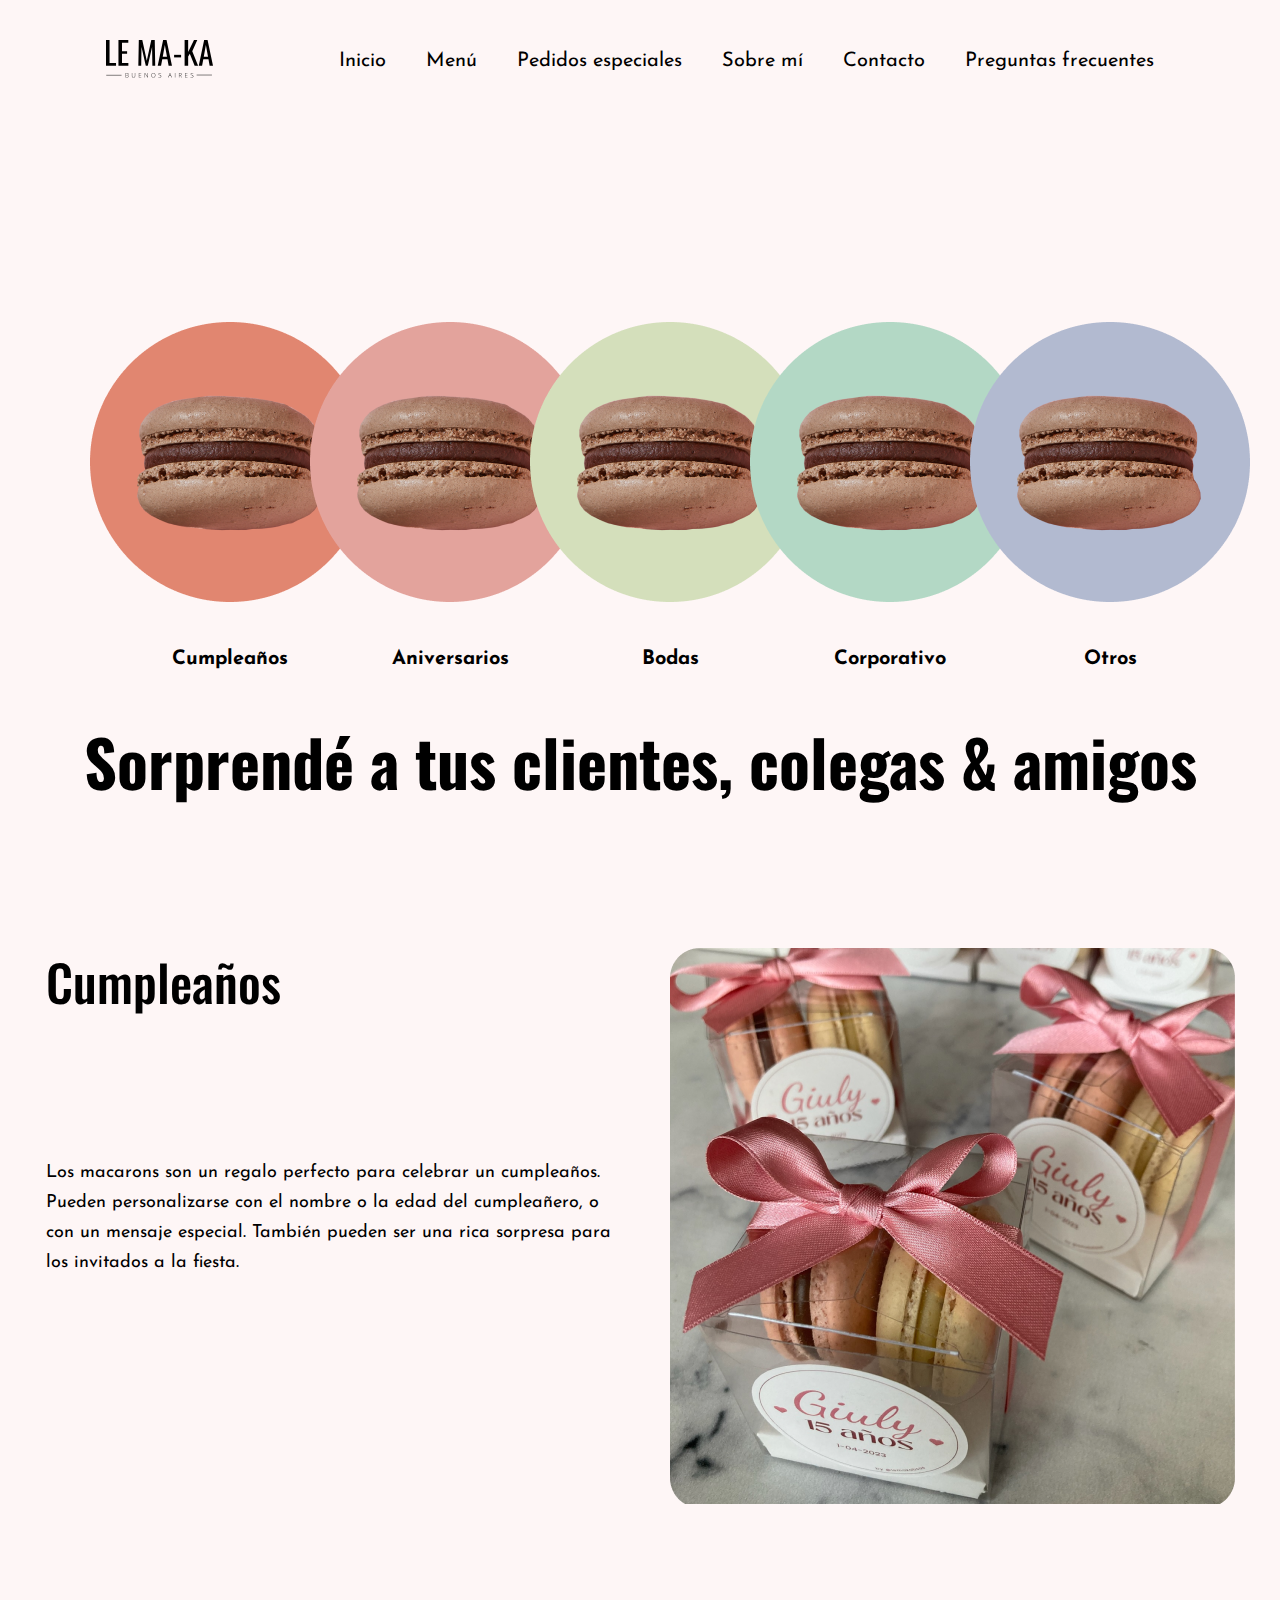
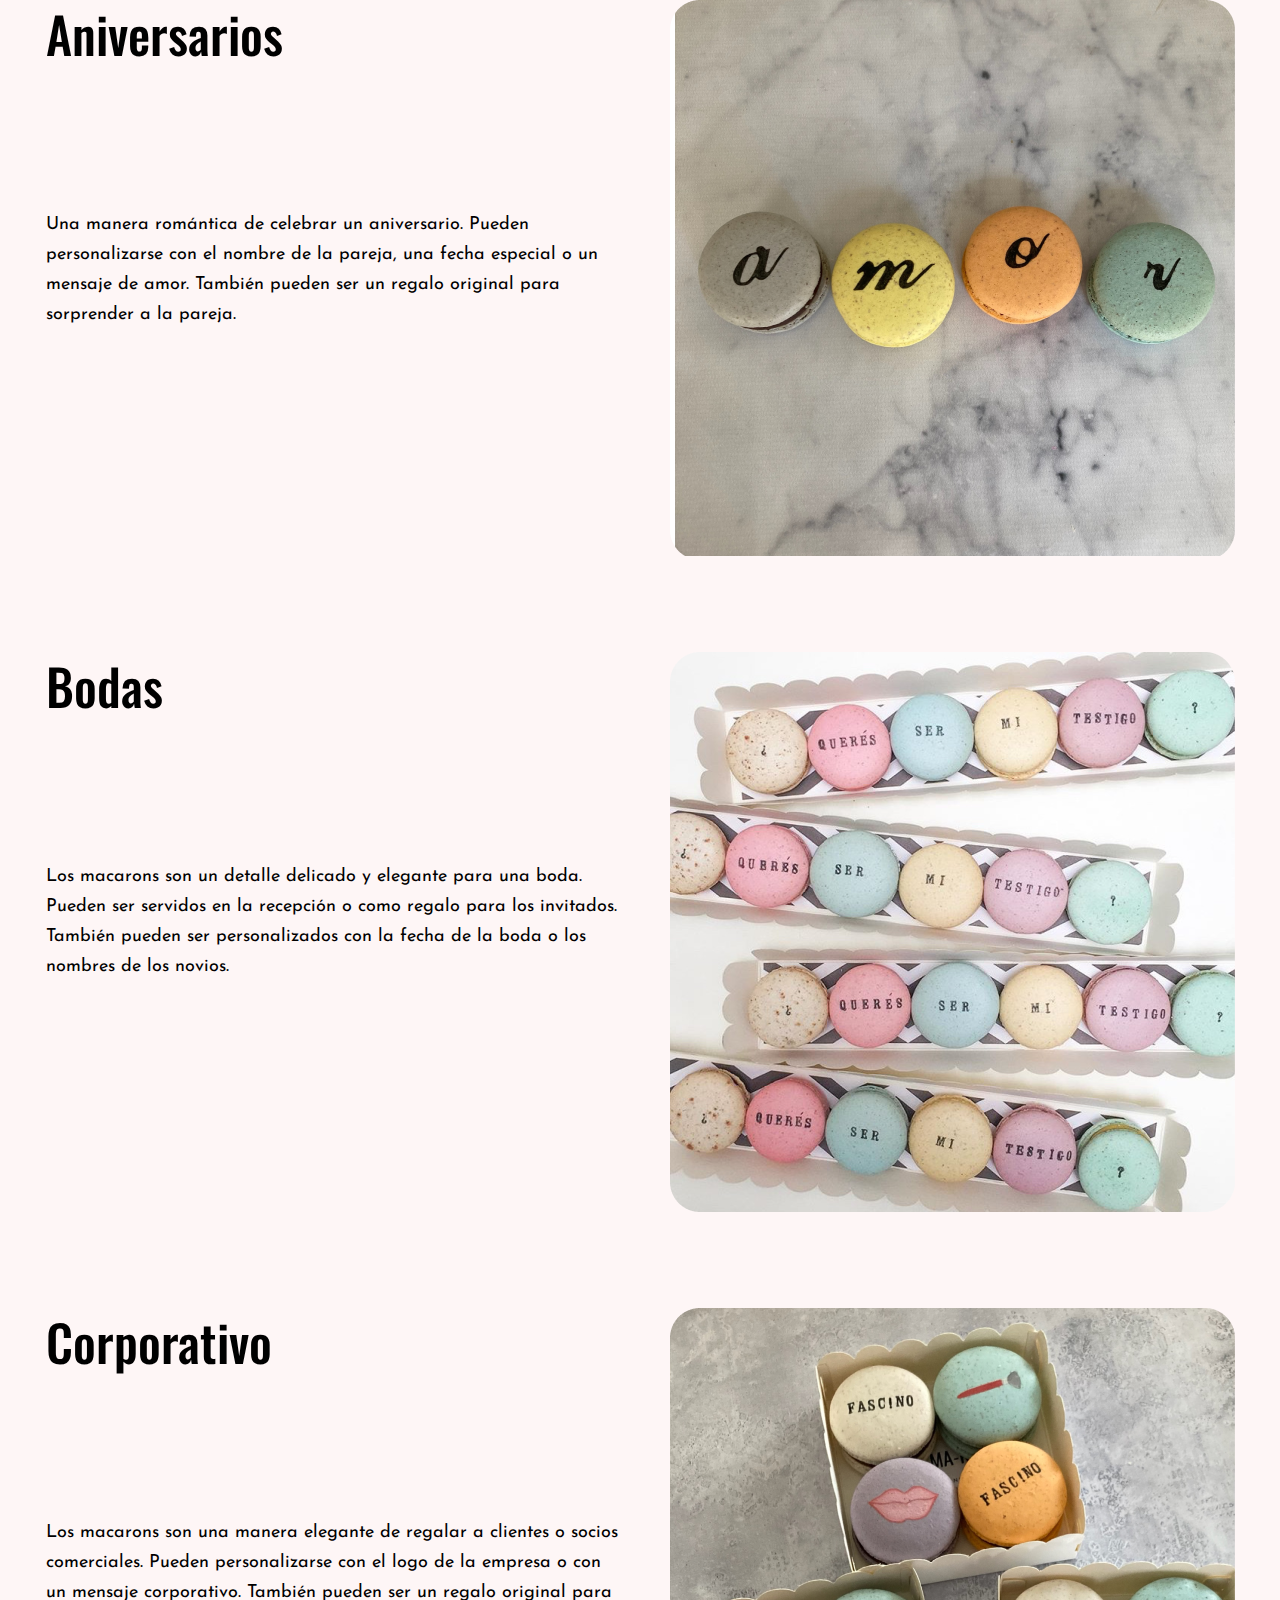
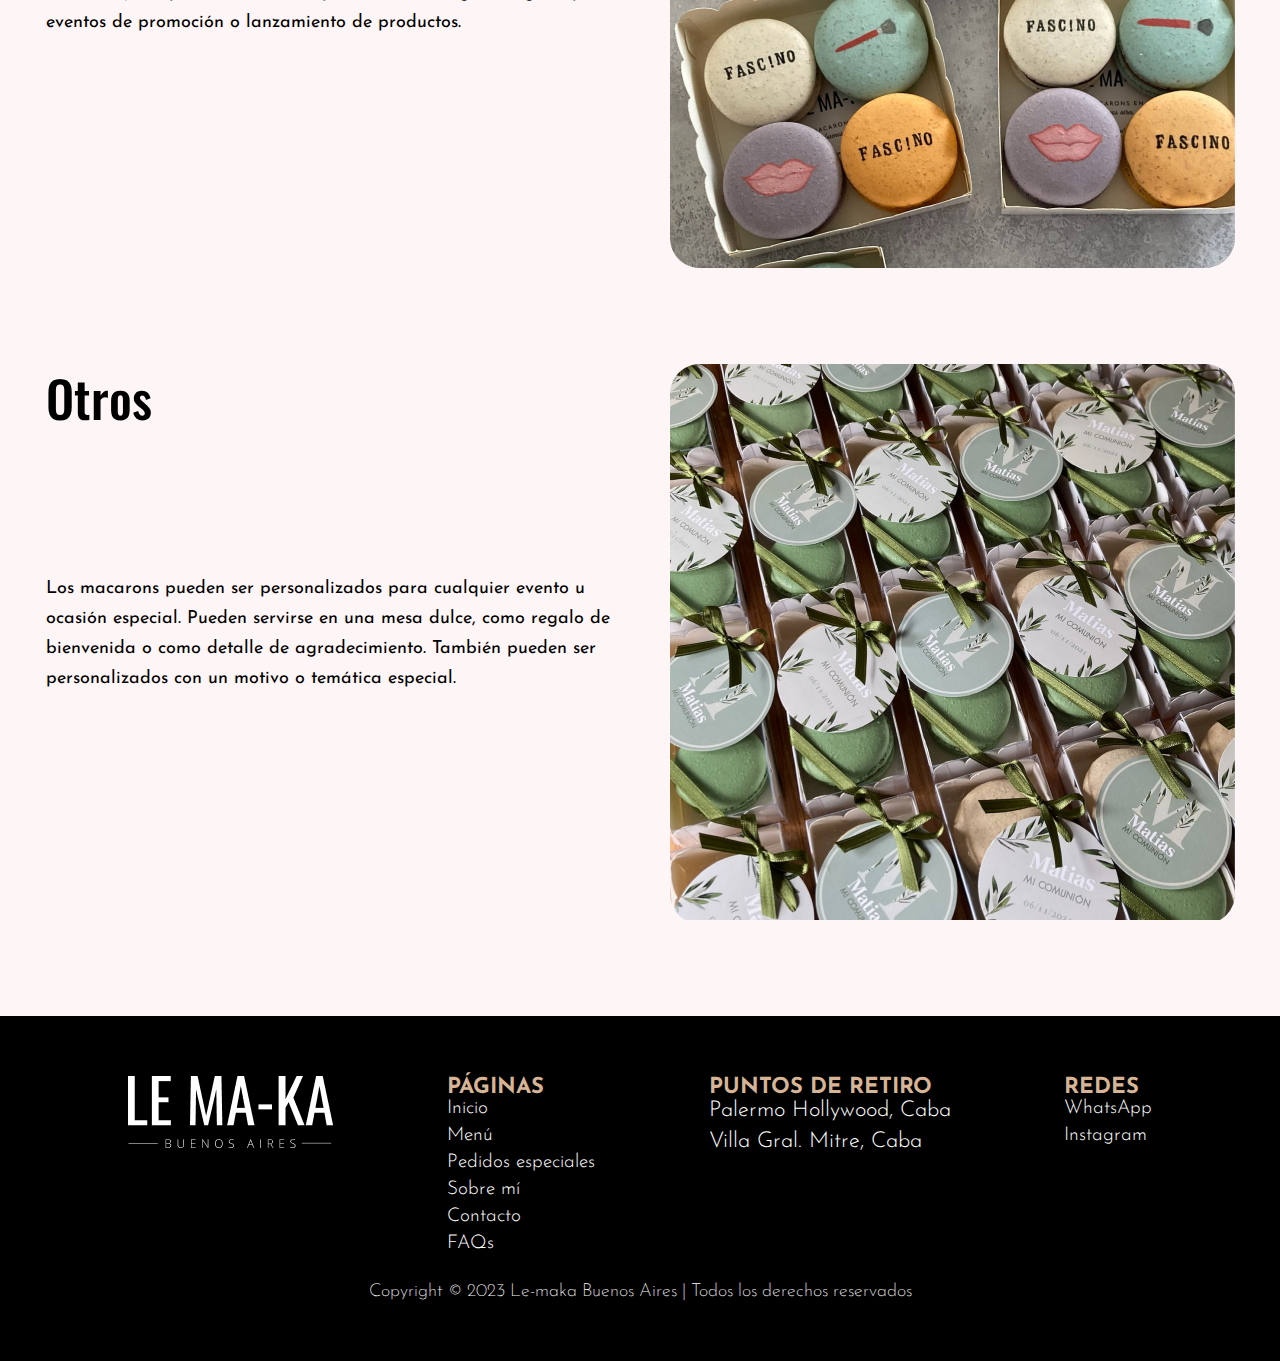
<file: sections/pedidos-especiales.html>
<!DOCTYPE html>
<html lang="en">

<head>
    <meta charset="UTF-8">
    <meta name="viewport" content="width=device-width, initial-scale=1.0">
    <meta name="keywords" content="Macarons, macarrons, souvenirs, regalos, cumpleaños, aniversario, casamiento, regalos empresariales, comunión, mesa dulce">
    <meta name="description" content="En Le Ma-ka preparamos los mejores macarons para tus eventos o empresa">
    <link href="https://cdn.jsdelivr.net/npm/bootstrap@5.3.1/dist/css/bootstrap.min.css" rel="stylesheet"
        integrity="sha384-4bw+/aepP/YC94hEpVNVgiZdgIC5+VKNBQNGCHeKRQN+PtmoHDEXuppvnDJzQIu9" crossorigin="anonymous">
    <link rel="stylesheet" href="../css/style.css">
    <link rel="stylesheet" href="../css/style.css">
    <link rel="shortcut icon" href="https://cdn-icons-png.flaticon.com/512/7390/7390269.png" type="image/x-icon">
    <title>LE MA-KA Buenos Aires | Pedidos especiales</title>
</head>

<body id="body-especiales">
    <!-- Encabezado -->
    <header class="header">
        <a href="../index.html">
            <!-- Logo -->
            <img class="logo-header" src="../resources/img/logo-header.svg" alt="Logo Le Ma-ka">
        </a>
        <!-- Navegación -->
        <nav class="nav">
            <!-- Lista ul: Unordered list | ol: Ordered list -->
            <!-- Lista no ordenada -->
            <!-- (li>a)*5 -->
            <ul>
                <!-- Anchor | Para colocar enlaces -->
                <!-- href: hipervínculo de referencia -->
                <!-- Enlace relativo: Te mantiene dentro del sitio | Enlace absoluto: me saca del sitio -->
                <li><a href="../index.html">Inicio</a></li>
                <li><a href="./menu.html">Menú</a></li>
                <li><a href="./pedidos-especiales.html">Pedidos especiales</a></li>
                <li><a href="./sobre-mi.html">Sobre mí</a></li>
                <li><a href="./contacto.html">Contacto</a></li>
                <li><a href="./faqs.html">Preguntas frecuentes</a></li>
            </ul>
        </nav>
    </header>

     <!-- Navbar Bootstrap -->
     <nav class="navbar navbar-expand-lg sticky-top bg-body-tertiary">
        <div class="container-fluid">
            <div class="container">
                <a class="navbar-brand" href="../index.html">
                  <img src="../resources/img/logo-header.svg" alt="Bootstrap" width="30" height="24">
                </a>
              </div>
          <button class="navbar-toggler" type="button" data-bs-toggle="collapse" data-bs-target="#navbarSupportedContent" aria-controls="navbarSupportedContent" aria-expanded="false" aria-label="Toggle navigation">
            <span class="navbar-toggler-icon"></span>
          </button>
          <div class="collapse navbar-collapse" id="navbarSupportedContent">
            <ul class="navbar-nav me-auto mb-2 mb-lg-0">
              <li class="nav-item">
                <a class="nav-link active" aria-current="page" href="../index.html">Inicio</a>
              </li>
              <li class="nav-item">
                <a class="nav-link" href="../sections/menu.html">Menú</a>
              </li>
              <li class="nav-item">
                <a class="nav-link" href="../sections/pedidos-especiales.html">Pedidos especiales</a>
              </li>
              <li class="nav-item">
                <a class="nav-link" href="../sections/sobre-mi.html">Sobre mí</a>
              </li>
              <li class="nav-item">
                <a class="nav-link" href="../sections/contacto.html">Contacto</a>
              </li>
              <li class="nav-item">
                <a class="nav-link" href="../sections/faqs.html">Preguntas frecuentes</a>
              </li>
          </div>
        </div>
      </nav>

    <!-- Contenido principal Pedidos especiales -->
    <main id="main-especiales">
        <!-- Imágenes -->
        <section class="img-especiales slide-top">
            <div>
                <img src="../resources/img/especiales-1.png" alt="Macaron en fondo rojo">
                <h3>Cumpleaños</h3>
            </div>
            <div>
                <img src="../resources/img/especiales-2.png" alt="Macaron en fondo rosa">
                <h3>Aniversarios</h3>
            </div>
            <div>
                <img src="../resources/img/especiales-3.png" alt="Macaron en fondo amarillo">
                <h3>Bodas</h3>
            </div>
            <div>
                <img src="../resources/img/especiales-4.png" alt="Macaron en fondo verde">
                <h3>Corporativo</h3>
            </div>
            <div>
                <img src="../resources/img/especiales-5.png" alt="Macaron en fondo azul">
                <h3>Otros</h3>
            </div>
        </section>
        <!-- Título -->
        <h1>Sorprendé a tus clientes, colegas & amigos</h1>
        <!-- Ocasiones -->

        <!-- Cumpleaños -->
        <section class="especiales">
            <div>
            <h2 class="title">Cumpleaños</h2>
            <p class="text">Los macarons son un regalo perfecto para celebrar un cumpleaños. Pueden personalizarse con el nombre o la edad del cumpleañero, o con un mensaje especial. También pueden ser una rica sorpresa para los invitados a la fiesta.</p>
            </div>
            <!-- Multimedia -->
            <img class="img" src="../resources/img/img-cumpleaños.png" alt="Cajas de souvenirs de cumpleaños de 15">
        </section>
        <section class="especiales">
            <div>
            <h2 class="title">Aniversarios</h2>
            <p class="text">Una manera romántica de celebrar un aniversario. Pueden personalizarse con el nombre de la pareja, una fecha especial o un mensaje de amor. También pueden ser un regalo original para sorprender a la pareja.</p>
            </div>
            <!-- Multimedia -->
            <img class="img" src="../resources/img/img-aniversarios.png" alt="4 macarons de colores con la palabra amor">
        </section>
        <section class="especiales">
            <div>
            <h2 class="title">Bodas</h2>
            <p class="text">Los macarons son un detalle delicado y elegante para una boda. Pueden ser servidos en la recepción o como regalo para los invitados. También pueden ser personalizados con la fecha de la boda o los nombres de los novios.</p>
            </div>
            <!-- Multimedia -->
            <img class="img" src="../resources/img/img-bodas.png" alt="Cajas de macarons con la frase ¿Querés ser mi testigo?">
        </section>
        <section class="especiales">
            <div>
            <h2 class="title">Corporativo</h2>
            <p class="text">Los macarons son una manera elegante de regalar a clientes o socios comerciales. Pueden personalizarse con el logo de la empresa o con un mensaje corporativo. También pueden ser un regalo original para eventos de promoción o lanzamiento de productos.</p>
            </div>
            <!-- Multimedia -->
            <img class="img" src="../resources/img/img-corporativo.png" alt="3 cajas de macarons con 4 macarons cada una con dibujos de una boca y una brocha de maquillaje y la marca Fascino">
        </section>
        <section class="especiales">
            <div>
            <h2 class="title">Otros</h2>
            <p class="text">Los macarons pueden ser personalizados para cualquier evento u ocasión especial. Pueden servirse en una mesa dulce, como regalo de bienvenida o como detalle de agradecimiento. También pueden ser personalizados con un motivo o temática especial.</p>
            </div>
            <!-- Multimedia -->
            <img class="img" src="../resources/img/img-otros.png" alt="Cajas de macarons de comunión color verde">
        </section>

    </main>

    <!-- Pie de página -->
    <footer class="footer">
        <div class="footer-col">
            <img src="../resources/img/logo-footer.png" alt="Logo Le Ma-ka">
          </div>
      
          <div class="footer-col">
            <h4>PÁGINAS</h4>
            <ul>
              <li><a href="../index.html">Inicio</a></li>
              <li><a href="../sections/menu.html">Menú</a></li>
              <li><a href="../sections/pedidos-especiales.html">Pedidos especiales</a></li>
              <li><a href="../sections/sobre-mi.html">Sobre mí</a></li>
              <li><a href="../sections/contacto.html">Contacto</a></li>
              <li><a href="../sections/faqs.html">FAQs</a></li>
            </ul>
          </div>
      
          <div class="footer-col">
            <h4>PUNTOS DE RETIRO</h4>
            <ul>
              <li>Palermo Hollywood, Caba</li>
              <li>Villa Gral. Mitre, Caba</li>
            </ul>
          </div>
      
          <div class="footer-col">
            <h4>REDES</h4>
            <ul>
              <li><a
                  href="https://l.instagram.com/?u=https%3A%2F%2Fwa.me%2F5491125678513&e=AT3nJJq7oop2o7oEMc1sSmIMJ976OdHqtdTlT35abrT8IbM3Y9qm6VtC345TZdV2hRpzYC2mFGpnayiLx1xc0ZO9sVm6iYAK2QvK8W39kJhYaEcs"
                  target="_blank">WhatsApp</a></li>
              <li><a href="https://www.instagram.com/lemakabsas/" target="_blank">Instagram</a></li>
            </ul>
          </div>
      
          <div class="copyright">
            <p>Copyright © 2023 Le-maka Buenos Aires | Todos los derechos reservados</p>
          </div>
    </footer>
    <script src="https://cdn.jsdelivr.net/npm/bootstrap@5.3.1/dist/js/bootstrap.bundle.min.js"
        integrity="sha384-HwwvtgBNo3bZJJLYd8oVXjrBZt8cqVSpeBNS5n7C8IVInixGAoxmnlMuBnhbgrkm"
        crossorigin="anonymous"></script>
</body>

</html>
</file>
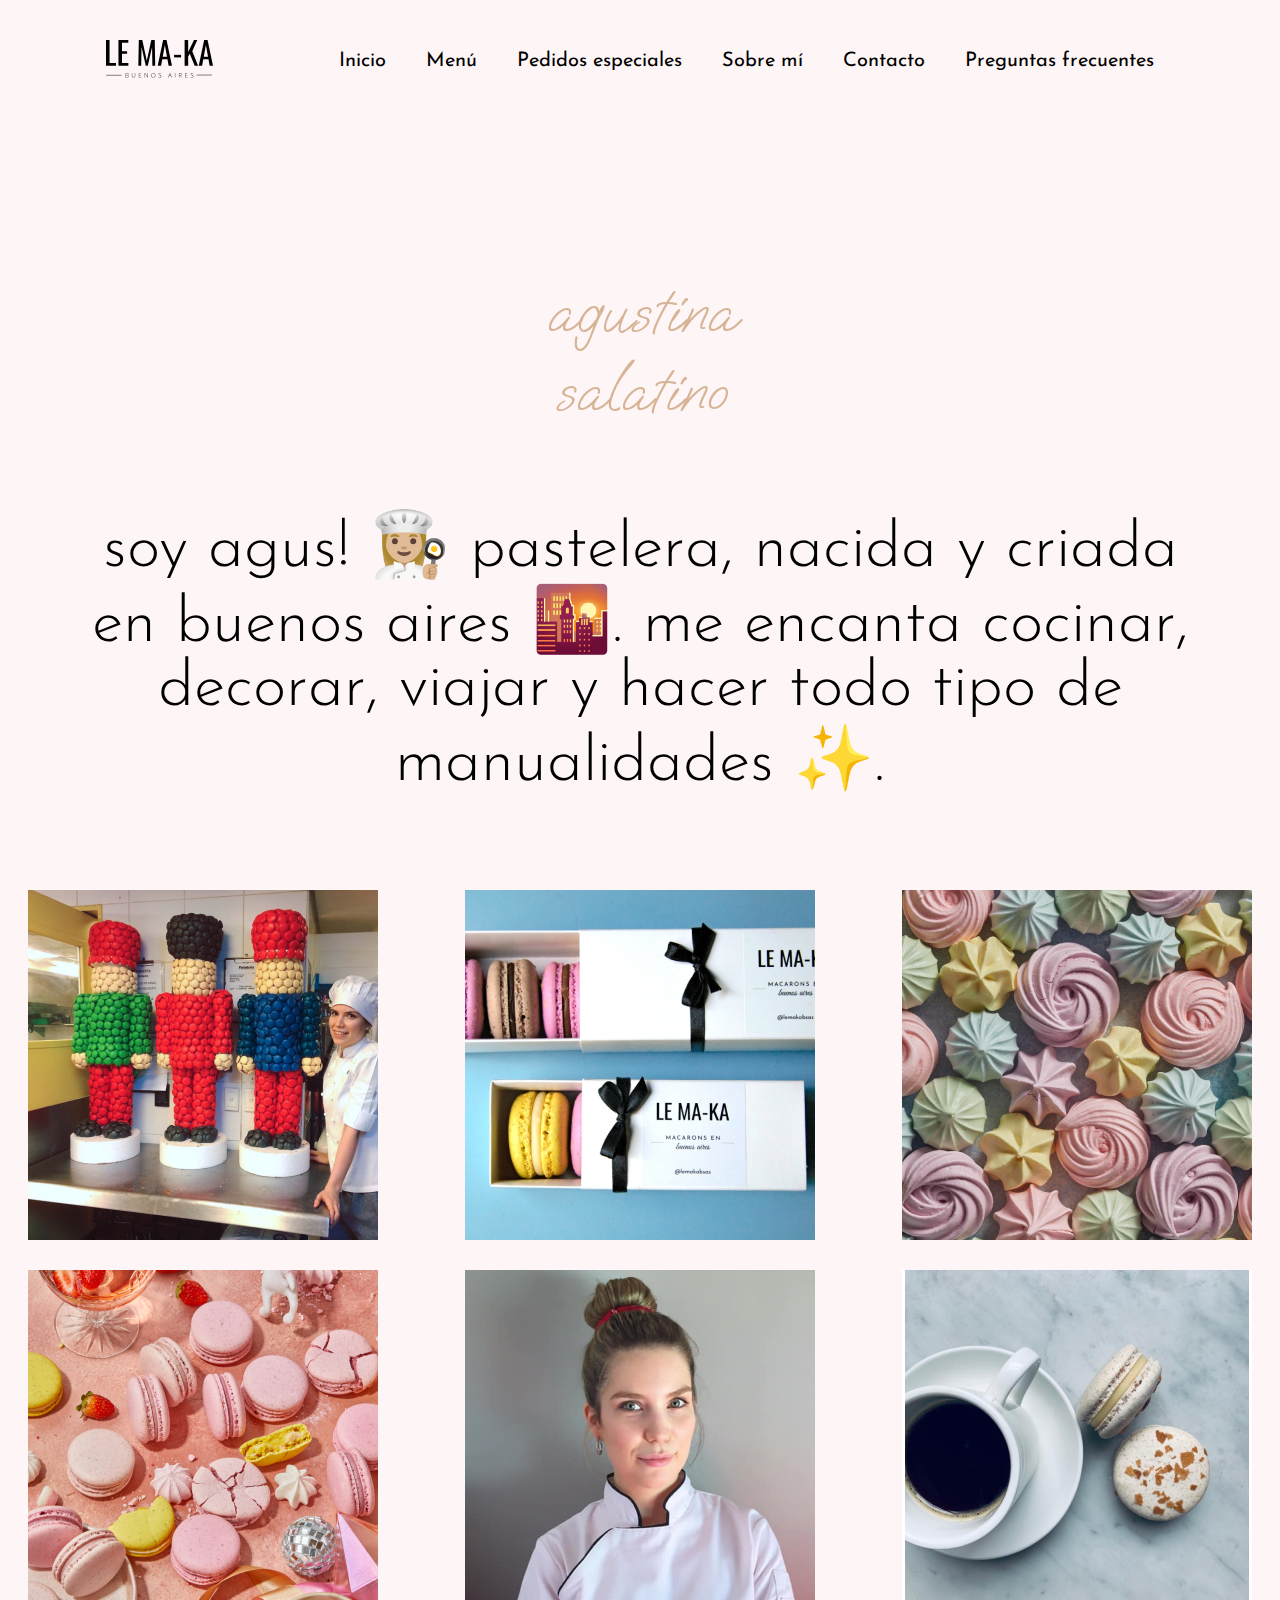
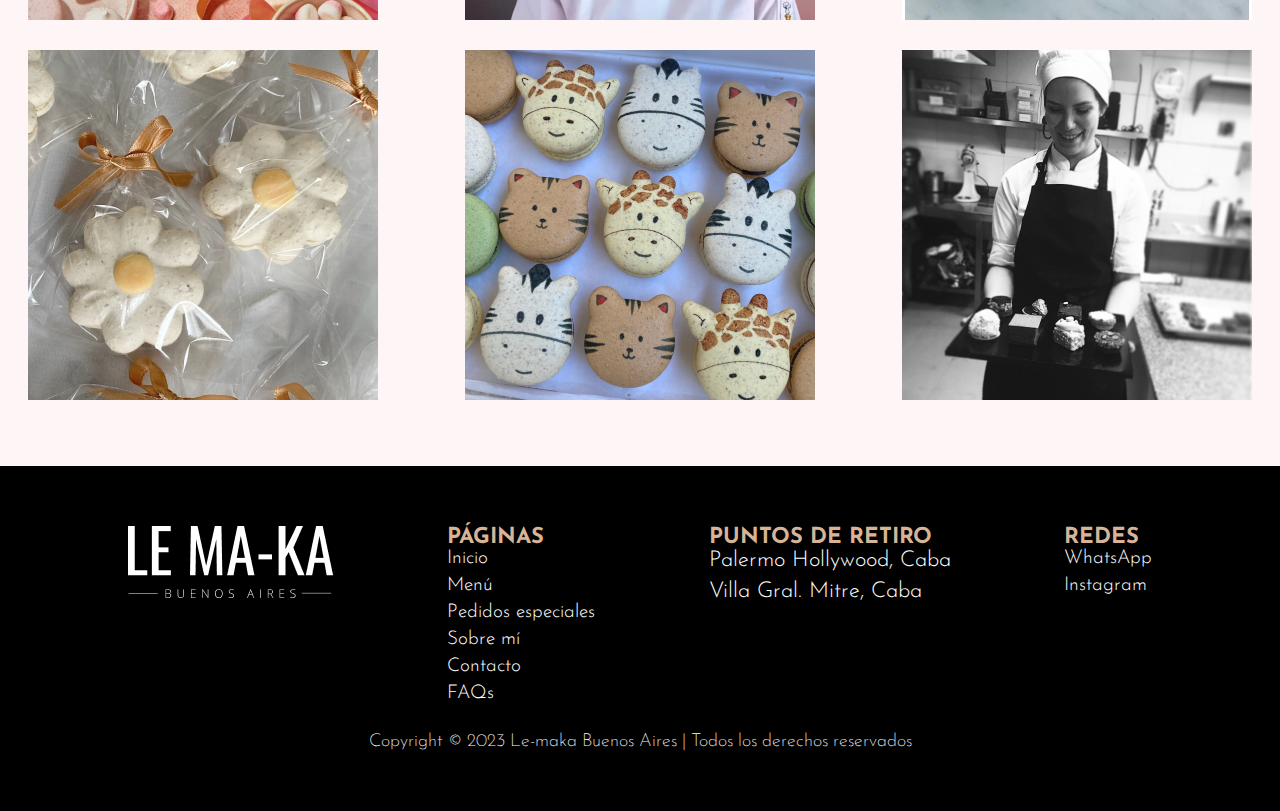
<file: sections/sobre-mi.html>
<!DOCTYPE html>
<html lang="en">

<head>
    <meta charset="UTF-8">
    <meta name="viewport" content="width=device-width, initial-scale=1.0">
    <meta name="keywords" content="Macarons, macarrons, macarones, macarrones, pastelera, chef, Palacio Duhau, Betular">
    <meta name="description" content="Soy una ex pastelera de Palacio Duhau Park Hyatt, con experiencia en macarons">
    <link href="https://cdn.jsdelivr.net/npm/bootstrap@5.3.1/dist/css/bootstrap.min.css" rel="stylesheet"
        integrity="sha384-4bw+/aepP/YC94hEpVNVgiZdgIC5+VKNBQNGCHeKRQN+PtmoHDEXuppvnDJzQIu9" crossorigin="anonymous">
    <link rel="stylesheet" href="../css/style.css">
    <link rel="shortcut icon" href="https://cdn-icons-png.flaticon.com/512/7390/7390269.png" type="image/x-icon">
    <title>LE MA-KA Buenos Aires | Sobre mí</title>
</head>

<body id="body-sobre-mi">
    <!-- Encabezado -->
    <header class="header">
            <a href="../index.html">
                <!-- Logo -->
                <img class="logo-header" src="../resources/img/logo-header.svg" alt="Logo Le Ma-ka">
            </a>
        <!-- Navegación -->
        <nav class="nav">
            <ul>
                <li><a href="../index.html">Inicio</a></li>
                <li><a href="./menu.html">Menú</a></li>
                <li><a href="./pedidos-especiales.html">Pedidos especiales</a></li>
                <li><a href="./sobre-mi.html">Sobre mí</a></li>
                <li><a href="./contacto.html">Contacto</a></li>
                <li><a href="./faqs.html">Preguntas frecuentes</a></li>
            </ul>
        </nav>
    </header>

     <!-- Navbar Bootstrap -->
     <nav class="navbar navbar-expand-lg sticky-top bg-body-tertiary">
        <div class="container-fluid">
            <div class="container">
                <a class="navbar-brand" href="../index.html">
                  <img src="../resources/img/logo-header.svg" alt="Bootstrap" width="30" height="24">
                </a>
              </div>
          <button class="navbar-toggler" type="button" data-bs-toggle="collapse" data-bs-target="#navbarSupportedContent" aria-controls="navbarSupportedContent" aria-expanded="false" aria-label="Toggle navigation">
            <span class="navbar-toggler-icon"></span>
          </button>
          <div class="collapse navbar-collapse" id="navbarSupportedContent">
            <ul class="navbar-nav me-auto mb-2 mb-lg-0">
              <li class="nav-item">
                <a class="nav-link active" aria-current="page" href="../index.html">Inicio</a>
              </li>
              <li class="nav-item">
                <a class="nav-link" href="../sections/menu.html">Menú</a>
              </li>
              <li class="nav-item">
                <a class="nav-link" href="../sections/pedidos-especiales.html">Pedidos especiales</a>
              </li>
              <li class="nav-item">
                <a class="nav-link" href="../sections/sobre-mi.html">Sobre mí</a>
              </li>
              <li class="nav-item">
                <a class="nav-link" href="../sections/contacto.html">Contacto</a>
              </li>
              <li class="nav-item">
                <a class="nav-link" href="../sections/faqs.html">Preguntas frecuentes</a>
              </li>
          </div>
        </div>
      </nav>

    <main id="main-sobremi">
        <div class="slide-top">
          <h2>agustina salatino</h2>
        <h1>soy agus! 👩🏼‍🍳 pastelera, nacida y criada en
            buenos aires 🌇. me encanta cocinar, decorar,
            viajar y hacer todo tipo de manualidades ✨.</h1>
          </div>
        <section class="img-agus">
            <img src="../resources/img/sobre-mi-1.png" alt="Agus pastelera con 3 muñecos de macarons">
            <img src="../resources/img/sobre-mi-2.png" alt="2 cajas de macarons de LE MA-KA">
            <img src="../resources/img/sobre-mi-3.png" alt="Merenguitos de colores pasteles">
            <img src="../resources/img/sobre-mi-4.png"
                alt="Macarons rosas, amarillos, merengues y frutillas sobre fondo rosa">
            <img src="../resources/img/sobre-mi-5.png" alt="Foto de perfil de Agus pastelera">
            <img src="../resources/img/sobre-mi-6.png" alt="Fondo de mármol con taza de café y 2 macarons">
            <img src="../resources/img/sobre-mi-7.png" alt="Bolsitas transparente con macarons con forma de margarita">
            <img src="../resources/img/sobre-mi-8.png" alt="Macarons pintados con animales de la jungla">
            <img src="../resources/img/sobre-mi-9.png"
                alt="Agus pastelera sonriente en al cocina en blanco y negro con bandeja con tortas varias">
        </section>
    </main>
    <br>
    <br>
    <!-- Pie de página -->
    <footer class="footer">
      <div class="footer-col">
          <img src="../resources/img/logo-footer.png" alt="Logo Le Ma-ka">
        </div>
    
        <div class="footer-col">
          <h4>PÁGINAS</h4>
          <ul>
            <li><a href="../index.html">Inicio</a></li>
            <li><a href="../sections/menu.html">Menú</a></li>
            <li><a href="../sections/pedidos-especiales.html">Pedidos especiales</a></li>
            <li><a href="../sections/sobre-mi.html">Sobre mí</a></li>
            <li><a href="../sections/contacto.html">Contacto</a></li>
            <li><a href="../sections/faqs.html">FAQs</a></li>
          </ul>
        </div>
    
        <div class="footer-col">
          <h4>PUNTOS DE RETIRO</h4>
          <ul>
            <li>Palermo Hollywood, Caba</li>
            <li>Villa Gral. Mitre, Caba</li>
          </ul>
        </div>
    
        <div class="footer-col">
          <h4>REDES</h4>
          <ul>
            <li><a
                href="https://l.instagram.com/?u=https%3A%2F%2Fwa.me%2F5491125678513&e=AT3nJJq7oop2o7oEMc1sSmIMJ976OdHqtdTlT35abrT8IbM3Y9qm6VtC345TZdV2hRpzYC2mFGpnayiLx1xc0ZO9sVm6iYAK2QvK8W39kJhYaEcs"
                target="_blank">WhatsApp</a></li>
            <li><a href="https://www.instagram.com/lemakabsas/" target="_blank">Instagram</a></li>
          </ul>
        </div>
    
        <div class="copyright">
          <p>Copyright © 2023 Le-maka Buenos Aires | Todos los derechos reservados</p>
        </div>
  </footer>
    <script src="https://cdn.jsdelivr.net/npm/bootstrap@5.3.1/dist/js/bootstrap.bundle.min.js"
        integrity="sha384-HwwvtgBNo3bZJJLYd8oVXjrBZt8cqVSpeBNS5n7C8IVInixGAoxmnlMuBnhbgrkm"
        crossorigin="anonymous"></script>
</body>

</html>
</file>
<file: css/style.css>
@charset "UTF-8";
/* Tipografía + Variables + Extend  */
/* TIPOGRAFÍA WEB */
/* Oswald títulos*/
@import url("https://fonts.googleapis.com/css2?family=Oswald:wght@300;400;500;600;700&display=swap");
/* Josefin Sans párrafos*/
@import url("https://fonts.googleapis.com/css2?family=Josefin+Sans:ital,wght@0,100;0,300;0,400;0,500;0,600;0,700;1,100;1,300;1,400;1,500;1,600;1,700&display=swap");
/* Oooh Baby */
@import url("https://fonts.googleapis.com/css2?family=Oooh+Baby&display=swap");
.slide-top {
  -webkit-animation: slide-top 1s cubic-bezier(0.25, 0.46, 0.45, 0.94) both;
  animation: slide-top 1s cubic-bezier(0.25, 0.46, 0.45, 0.94) both;
}

@-webkit-keyframes slide-top {
  0% {
    -webkit-transform: translateY(0);
    transform: translateY(0);
  }
  100% {
    -webkit-transform: translateY(-100px);
    transform: translateY(-100px);
  }
}
@keyframes slide-top {
  0% {
    -webkit-transform: translateY(0);
    transform: translateY(0);
  }
  100% {
    -webkit-transform: translateY(-100px);
    transform: translateY(-100px);
  }
}
* {
  margin: 0;
  padding: 0;
}

/* Header */
header {
  position: sticky;
  top: 0;
  background-color: #FEF6F6;
  z-index: 100;
}

/* Navegación */
.header {
  display: flex;
  align-items: center;
  justify-content: space-evenly;
  padding: 40px 0;
}

.header ul {
  display: flex;
  justify-content: space-evenly;
  list-style-type: none;
}

.nav li {
  margin: 0 20px;
}

.nav a {
  color: black;
  text-decoration: none;
  font-family: "Josefin Sans", sans-serif;
  font-size: 20px;
  font-style: normal;
  font-weight: 400;
}

.nav a:hover {
  color: #D6B495;
}

.nav a:active {
  color: #D6B495;
}

.navbar {
  display: none;
}

.navbar {
  display: none;
}

/* Media Queries */
@media (max-width: 800px) {
  .header {
    display: none;
  }
  .navbar {
    display: block;
    background-color: #FEF6F6 !important;
  }
  .nav-link {
    color: black;
    font-family: "Josefin Sans", sans-serif;
  }
}
/* Contenido principal Inicio */
#body-index {
  background-color: #FEF6F6;
}

#main-index {
  background-color: #FEF6F6;
}

#main-index .hero {
  display: flex;
  justify-content: center;
  padding-top: 200px;
  flex-wrap: wrap;
}

#main-index .text-container {
  display: inline-flex;
  flex-direction: column;
  align-items: flex-start;
  gap: 32px;
  max-width: 450px;
}

#main-index .hero-title {
  color: #000000;
  font-family: "Oswald", sans-serif;
  font-size: 64px;
  font-style: normal;
  font-weight: 500;
  line-height: 66px;
  display: block;
}

#main-index .hero-text {
  color: #000000;
  font-family: "Josefin Sans", sans-serif;
  font-size: 18px;
  font-style: normal;
  font-weight: 400;
  line-height: 30px;
  display: block;
  max-width: 400px;
}

#main-index .hero-button {
  display: flex;
  height: 48px;
  padding: 26px 36px;
  align-items: center;
  gap: 8px;
  border-radius: 36.55px;
  border-color: #D6B495;
  background: #D6B495;
  color: #FFF;
  text-align: center;
  font-family: "Josefin Sans", sans-serif;
  font-size: 18px;
  font-style: normal;
  font-weight: 500;
  line-height: 18px;
  border-style: none;
  transition: box-shadow 0.2s ease-in-out;
}

.hero-button:hover {
  box-shadow: 0 0 40px 40px #cb9e73 inset;
}

/* Sección textura */
#main-index .textura {
  background-image: url(../resources/img/background-textura.png);
  width: 100%;
  height: auto;
  margin-top: 77px;
  display: flex;
  align-items: center;
  justify-content: center;
}

#main-index .textura-text {
  color: #FFF;
  text-align: center;
  font-family: "Josefin Sans", sans-serif;
  font-size: 36px;
  font-style: normal;
  font-weight: 700;
  width: 680px;
  text-shadow: 0px 1px 1px rgba(0, 0, 0, 0.25);
  padding: 100px 0;
}

/* Sección marcas */
#main-index .marcas {
  background-color: #FEF6F6;
  margin: 77px 0 96px 0;
  margin-top: 0px;
}

#main-index .marcas__titulo {
  color: #000;
  text-align: center;
  font-family: "Oswald", sans-serif;
  font-size: 40px;
  font-style: normal;
  font-weight: 500;
  line-height: 38px;
  padding-bottom: 64px;
}

#main-index .marcas__img {
  display: flex;
  align-items: center;
  justify-content: space-evenly;
  margin: 0 10%;
}
#main-index .marcas__img img {
  height: 50px;
}
#main-index .marcas__img .smaller {
  height: 30px;
}

/* Sección Nuestras creaciones */
#main-index .creaciones__img {
  display: grid;
  grid-template-columns: 1fr 1fr 1fr;
  grid-gap: 0;
  max-width: 100%;
}

#main-index .creaciones__img img {
  max-width: 100%;
  height: 100%;
}

@media (max-width: 768px) {
  #main-index .hero-title {
    max-width: 325px;
  }
  #main-index .hero-text {
    max-width: 325px;
  }
  #main-index .hero-img {
    height: 380px;
  }
}
@media (max-width: 425px) {
  #main-index .hero-button {
    height: 48px;
    margin-bottom: 56px;
  }
  #main-index .textura-text {
    font-size: 28px;
    width: 345px;
  }
  #main-index .marcas__titulo {
    font-size: 30px;
  }
  #main-index .marcas__img {
    margin: 0 -5px;
  }
  #main-index .marcas__img img {
    height: 35px;
  }
  #main-index .marcas__img .smaller {
    height: 15px;
  }
}
/* Contenido principal Menú */
#body-menu {
  background-color: #FEF6F6;
}

.main-menu__img-sabores {
  display: flex;
  justify-content: center;
  margin: 200px 0 36px 0;
}

.main-menu__sabores h1 {
  color: #000;
  text-align: center;
  font-family: "Oswald", sans-serif;
  font-size: 56px;
  font-style: normal;
  font-weight: 500;
  line-height: 66px;
  padding-bottom: 96px;
}

.main-menu__sabores h2 {
  color: #000;
  text-align: center;
  font-family: "Josefin Sans", sans-serif;
  font-size: 28px;
  font-style: normal;
  font-weight: 700;
  line-height: 30px;
  padding-bottom: 12px;
}

.main-menu__sabores p {
  color: #000;
  text-align: center;
  font-family: "Josefin Sans", sans-serif;
  font-size: 20px;
  font-style: normal;
  font-weight: 400;
  line-height: 30px;
  padding-bottom: 64px;
  max-width: 574px;
  margin: auto;
}

.main-menu__img-cajas {
  display: flex;
  justify-content: center;
  gap: 20px;
  margin: 77px;
}

.main-menu__cajas h1 {
  color: #000;
  text-align: center;
  font-family: "Oswald", sans-serif;
  font-size: 56px;
  font-style: normal;
  font-weight: 500;
  line-height: 66px;
  padding-bottom: 96px;
}

.main-menu__cajas p {
  color: #000;
  text-align: center;
  font-family: "Josefin Sans", sans-serif;
  font-size: 28px;
  font-style: normal;
  font-weight: 400;
  line-height: normal;
  padding-bottom: 64px;
}

/* Media Queries */
@media (max-width: 800px) {
  .main-menu__img-sabores {
    height: 120px;
  }
  .main-menu__img-cajas {
    height: 120px;
  }
}
/* Media Queries */
@media (max-width: 480px) {
  /* Página Menú */
  .main-menu__img-sabores {
    height: 90px;
  }
  .main-menu__sabores h2 {
    font-size: 20px;
    padding-bottom: 12px;
  }
  .main-menu__sabores p {
    font-size: 18px;
    max-width: 400px;
  }
  .main-menu__img-cajas {
    height: 80px;
  }
  .main-menu__cajas p {
    font-size: 18px;
    padding-bottom: 30px;
  }
}
/* Contenido principal Pedidos especiales */
#body-especiales {
  background-color: #FEF6F6;
}

#main-especiales .img-especiales {
  display: flex;
  justify-content: center;
  margin: 200px 0 36px 0;
}

#main-especiales .img-especiales div {
  display: flex;
  flex-direction: column;
  align-items: center;
  gap: 24px;
  margin-right: -60px;
}

#main-especiales .img-especiales h3 {
  color: #000;
  text-align: center;
  font-family: "Josefin Sans", sans-serif;
  font-size: 20px;
  font-style: normal;
  font-weight: 700;
  line-height: 66px;
}

#main-especiales .img-especiales h3 {
  display: flex;
}

#main-especiales h1 {
  color: #000;
  text-align: center;
  font-family: "Oswald", sans-serif;
  font-size: 64px;
  font-style: normal;
  font-weight: 700;
  line-height: 66px;
  padding-bottom: 154px;
}

#main-especiales .especiales {
  display: flex;
  flex-wrap: wrap;
  align-items: center;
  align-items: flex-start;
  gap: 50px;
  margin-bottom: 96px;
  justify-content: center;
}

#main-especiales div {
  display: flex;
  flex-direction: column;
  align-items: flex-start;
  gap: 48px;
}

#main-especiales .title {
  color: #000;
  font-family: "Oswald", sans-serif;
  font-size: 50px;
  font-style: normal;
  font-weight: 500;
  line-height: 66px;
  margin-bottom: 96px;
}

#main-especiales .text {
  color: #000;
  font-family: "Josefin Sans", sans-serif;
  font-size: 18px;
  font-style: normal;
  font-weight: 400;
  line-height: 30px;
  width: 574px;
}

/* Media queries */
@media (max-width: 768px) {
  #main-especiales .img-especiales img {
    height: 180px;
  }
  #main-especiales .img-especiales div {
    margin-right: -45px;
  }
  #main-especiales .img-especiales h3 {
    font-size: 18px;
  }
  #main-especiales .title {
    margin-bottom: 16px;
  }
}
@media (max-width: 425px) {
  #main-especiales .img-especiales img {
    height: 115px;
  }
  #main-especiales .img-especiales div {
    margin-right: -38px;
  }
  #main-especiales .img-especiales h3 {
    font-size: 12px;
  }
  #main-especiales h1 {
    font-size: 48px;
  }
  #main-especiales div {
    max-width: 370px;
  }
  #main-especiales .text {
    width: 324px;
  }
  #main-especiales img {
    max-width: 350px;
  }
}
/* Contenido principal Sobre mí */
#body-sobre-mi {
  background-color: #FEF6F6;
}

#main-sobremi h2 {
  color: #D6B495;
  text-align: center;
  font-family: Oooh Baby;
  font-size: 64px;
  font-style: normal;
  font-weight: 400;
  line-height: normal;
  max-width: 189px;
  margin: auto;
  padding: 150px 0 77px 0;
}

#main-sobremi h1 {
  color: #000;
  text-align: center;
  font-family: "Josefin Sans", sans-serif;
  font-size: 64px;
  font-style: normal;
  font-weight: 300;
  line-height: normal;
  padding-bottom: 64px;
  max-width: 1149px;
  margin: auto;
}

#main-sobremi .img-agus {
  display: grid;
  grid-template-columns: 1fr 1fr 1fr;
  gap: 30px;
  max-width: 100%;
  margin: 30px auto;
  justify-items: center;
}

#main-sobremi .img-agus img {
  margin: 0;
  max-width: 350px;
}

/* Media Queries */
@media (max-width: 800px) {
  #main-sobremi h1 {
    font-size: 54px;
    max-width: 750px;
  }
  #main-sobremi .img-agus img {
    max-width: 200px;
  }
}
/* Media Queries */
@media (max-width: 480px) {
  #main-sobremi h2 {
    font-size: 44px;
  }
  #main-sobremi h1 {
    font-size: 36px;
    max-width: 420px;
    padding-bottom: 80px;
  }
  #main-sobremi .img-agus img {
    max-width: 110px;
  }
}
/* Contenido principal Contacto */
#body-contacto {
  background-color: #FEF6F6;
}

#main-contacto .form {
  display: flex;
  justify-content: flex-end;
  max-width: 100%;
  gap: 118px;
  margin-top: 150px;
}

#main-contacto .form .left {
  display: inline-flex;
  flex-direction: column;
  align-items: flex-start;
  gap: 36px;
}

#main-contacto .form .text {
  display: flex;
  flex-direction: column;
  align-items: flex-start;
}

#main-contacto form {
  display: flex;
  flex-direction: column;
  align-items: flex-start;
  gap: 20px;
}

#main-contacto .enviar {
  margin-top: 47px;
}

#main-contacto .form h2 {
  color: #000;
  font-family: "Josefin Sans", sans-serif;
  font-size: 18px;
  font-style: normal;
  font-weight: 700;
  letter-spacing: 1.8px;
}

#main-contacto .form h1 {
  color: #000;
  font-family: "Oswald", sans-serif;
  font-size: 44px;
  font-style: normal;
  font-weight: 500;
}

#main-contacto .form p {
  color: #000;
  font-family: "Josefin Sans", sans-serif;
  font-size: 18px;
  font-style: normal;
  font-weight: 400;
  margin-top: 8px;
  max-width: 432px;
}

#main-contacto .form .email {
  margin: 0;
}

#main-contacto .email .whatsapp {
  color: #000;
  font-family: "Josefin Sans", sans-serif;
  font-size: 18px;
  font-style: normal;
  font-weight: 700;
  line-height: 30px;
}

#main-contacto .form label {
  color: #000;
  font-family: "Josefin Sans", sans-serif;
  font-size: 18px;
  font-style: normal;
  font-weight: 700;
  line-height: 18px;
  display: block;
}

#main-contacto .form input {
  color: #AAA;
  font-family: "Josefin Sans", sans-serif;
  font-size: 18px;
  font-style: normal;
  font-weight: 300;
  display: block;
  width: 506px;
  height: 48px;
  flex-shrink: 0;
  border-radius: 50px;
  border-color: #F6F6F6;
  background: #ffffff;
  border-style: none;
  padding: 0 24px;
}

#main-contacto .large {
  display: flex;
  width: 506px;
  padding: 24px 24px 100px 24px;
  align-items: flex-start;
}

#main-contacto .form .enviar {
  display: flex;
  height: 48px;
  width: 125px;
  justify-content: center;
  align-items: center;
  gap: 8px;
  border-radius: 36.55px;
  background: #D6B495;
  color: #FFF;
  text-align: center;
  font-family: "Josefin Sans", sans-serif;
  font-size: 18px;
  font-style: normal;
  font-weight: 500;
  line-height: 18px;
  margin: 0;
  transition: box-shadow 0.2s ease-in-out;
}

.enviar:hover {
  box-shadow: 0 0 40px 40px #cb9e73 inset;
}

#main-contacto .form .img {
  width: 50%;
  align-self: flex-start;
}

#main-contacto .mapa h1 {
  color: #000;
  text-align: center;
  font-family: "Oswald", sans-serif;
  font-size: 56px;
  font-style: normal;
  font-weight: 500;
  margin-top: 77px;
  margin-bottom: 96px;
}

#main-contacto .mapa .google-maps {
  display: flex;
  flex-wrap: wrap;
  align-items: flex-start;
  gap: 412px;
  justify-content: center;
  margin-bottom: 98px;
}

#main-contacto .mapa .punto {
  display: flex;
  flex-direction: column;
  align-items: center;
  gap: 24px;
}

#main-contacto .mapa .punto p {
  color: #000;
  text-align: center;
  font-family: "Josefin Sans", sans-serif;
  font-size: 20px;
  font-style: normal;
  font-weight: 300;
  padding-left: 40px;
}

/* Media queries */
@media (max-width: 768px) {
  #main-contacto .form {
    flex-direction: column-reverse;
  }
  #main-contacto .form .img {
    width: 90%;
    align-self: flex-end;
  }
  #main-contacto .form .left {
    margin-left: 40px;
  }
  #main-contacto .mapa .google-maps {
    gap: 85px;
  }
}
@media (max-width: 425px) {
  #main-contacto .form .img {
    width: 90%;
    align-self: flex-end;
  }
  #main-contacto .form .left {
    margin-left: 40px;
  }
  #main-contacto .mapa .google-maps {
    gap: 85px;
  }
  #main-contacto .form input {
    width: 340px;
  }
  #main-contacto .form p {
    width: 336px;
  }
  #main-contacto .mapa h1 {
    margin-top: 40px;
  }
}
/* Contenido principal Preguntas frecuentes */
#body-faqs {
  background-color: #FEF6F6;
}

#main-faqs .accordion {
  --bs-accordion-btn-bg: $fondo;
  --bs-accordion-active-bg: $fondo;
  --bs-accordion-btn-focus-box-shadow: none;
  --bs-accordion-bg: $fondo;
}

.accordion-item h2 {
  color: #7B7B7B;
  font-family: "Josefin Sans", sans-serif;
  font-size: 28px;
  font-style: normal;
  font-weight: 700;
  padding-top: 118px;
}

.espaciado {
  width: 100%;
  height: 150px;
}

.title-faqs {
  display: flex;
  flex-direction: column;
  align-items: center;
}
.title-faqs h1 {
  color: #000;
  font-family: "Oswald", sans-serif;
  font-size: 64px;
  font-style: normal;
  font-weight: 500;
  line-height: 66px;
  margin-top: 200px;
  margin-bottom: 16px;
}

/* Media Queries */
@media (max-width: 800px) {
  #main-faqs .title-faqs h1 {
    font-size: 50px;
  }
}
@media (max-width: 480px) {
  #main-faqs .title-faqs h1 {
    font-size: 40px;
  }
}
.footer {
  display: flex;
  flex-wrap: wrap;
  justify-content: space-between;
  margin-top: auto;
  background-color: #000000;
  padding: 60px 10%;
}
.footer ul {
  list-style-type: none;
  padding-left: 0;
}
.footer .footer-col {
  position: relative;
  margin-bottom: 30px;
  font-family: "Josefin Sans", sans-serif;
  font-size: 22px;
  color: white;
}
.footer .footer-col h4 {
  color: #D6B495;
}
.footer .footer-col h4 ::before {
  content: "";
  position: absolute;
  left: 0;
  bottom: -6px;
  height: 2px;
  width: 40px;
  font-family: "Josefin Sans", sans-serif;
}
.footer ul li {
  font-weight: 300;
}
.footer ul li:not(:last-child) {
  margin-bottom: 8px;
}
.footer ul li a {
  display: block;
  font-family: "Josefin Sans", sans-serif;
  font-size: 19px;
  color: #FFF;
  text-decoration: none;
  transition: 0.4s;
}
.footer ul li a:hover {
  color: #D6B495;
  padding-left: 2 px;
}
.footer .copyright {
  color: #FFF;
  text-align: center;
  font-family: "Josefin Sans", sans-serif;
  font-size: 18px;
  font-style: normal;
  font-weight: 200;
  margin-top: 80px;
  margin: auto;
}

@media (max-width: 768px) {
  .footer-col {
    width: 50%;
    margin-bottom: 30px;
    text-align: center;
  }
  .footer-col h4 ::before {
    all: unset;
  }
}
@media (max-width: 555px) {
  .footer-col {
    width: 100%;
  }
}
.navbar-toggler {
  border-color: #FEF6F6;
}

.navbar-toggler-icon {
  background-image: url(https://cdn.icon-icons.com/icons2/1875/PNG/512/hamburgermenu_120234.png);
}/*# sourceMappingURL=style.css.map */
</file>
